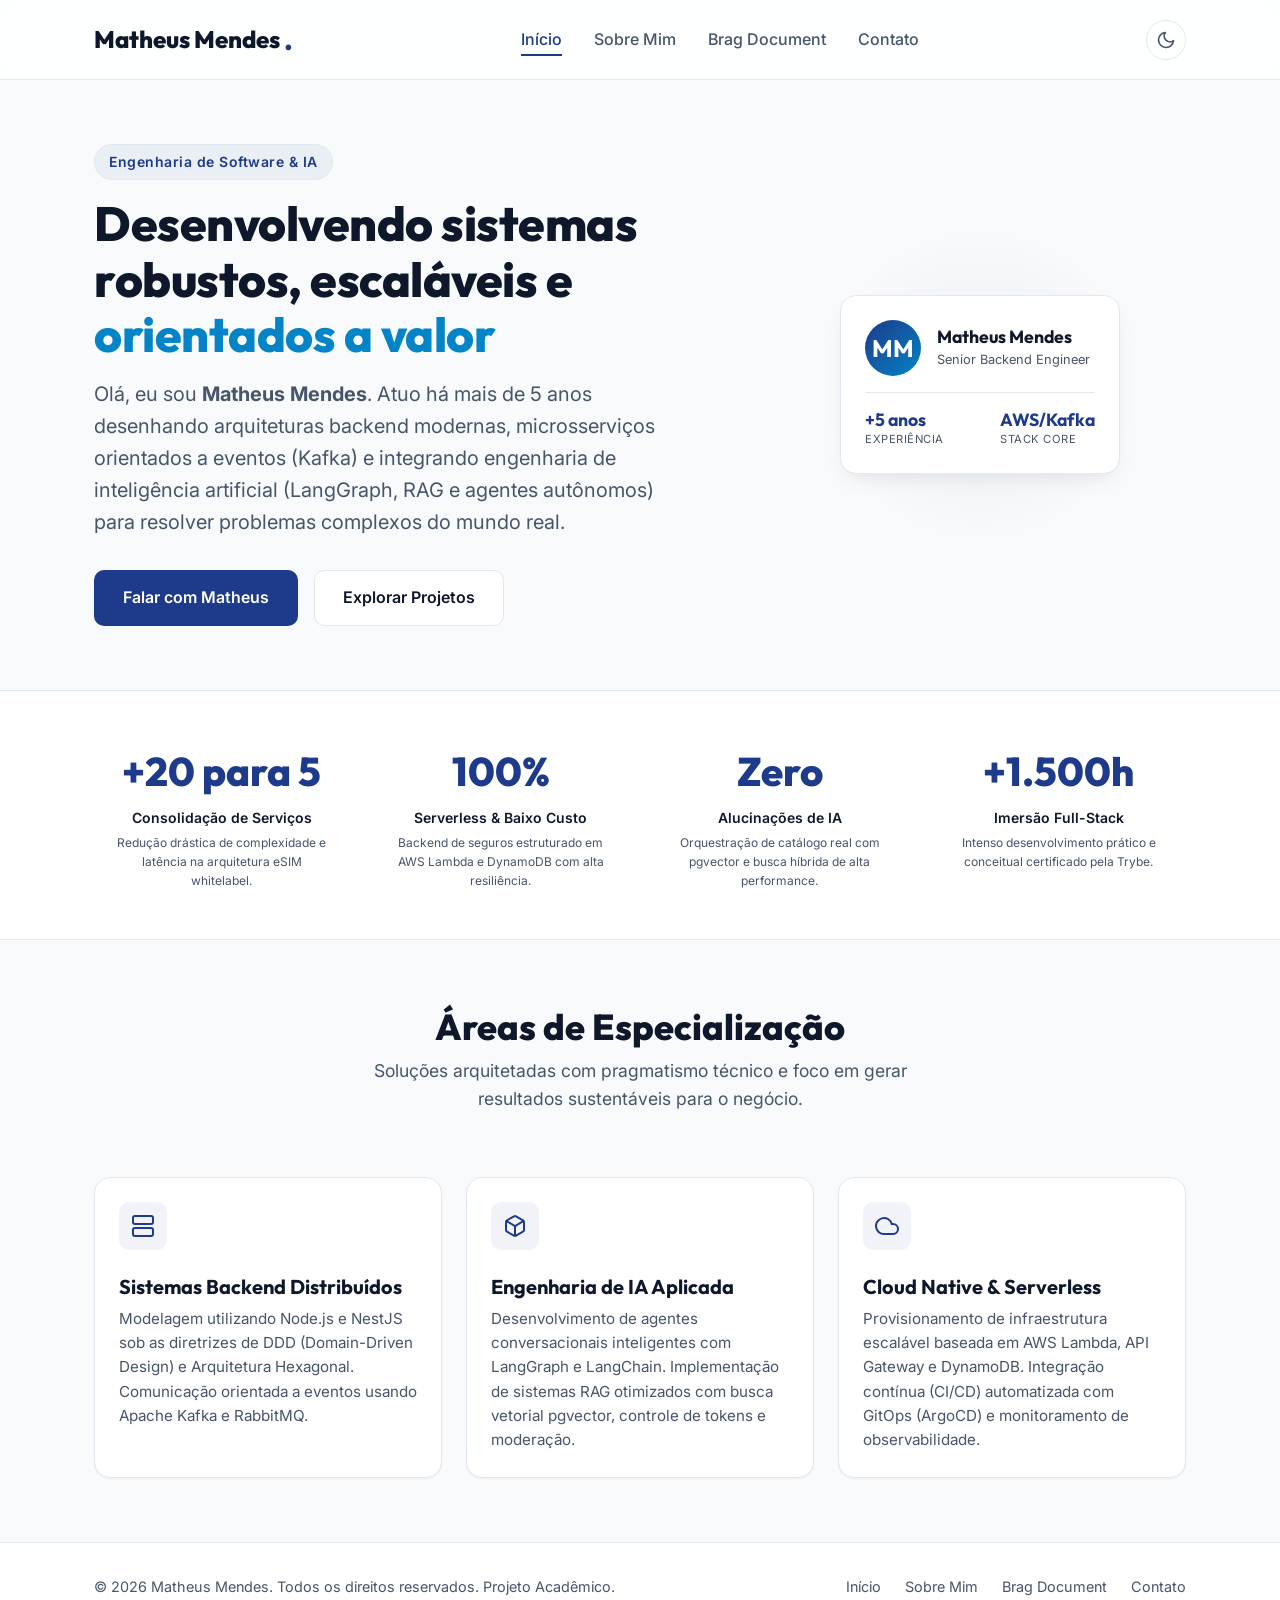
<file: index.html>
<!DOCTYPE html>
<html lang="pt-br">

<head>
  <meta charset="UTF-8">
  <meta name="viewport" content="width=device-width, initial-scale=1.0">
  <meta name="description"
    content="Portfólio e Brag Document de Matheus Mendes. Engenheiro de Software Sênior e Engenheiro de IA Aplicada especializado em backend escalável, sistemas orientados a eventos e agentes inteligentes.">
  <meta name="keywords"
    content="Matheus Mendes, Engenheiro de Software, Backend, NestJS, Node.js, AWS, Kafka, IA, LangGraph, RAG, Serverless">
  <meta name="author" content="Matheus Mendes">

  <!-- Open Graph / SEO Social -->
  <meta property="og:title" content="Matheus Mendes | Senior Backend & Applied AI Engineer">
  <meta property="og:description"
    content="Explore o portfólio profissional de Matheus Mendes. Contribuições técnicas significativas em sistemas distribuídos e inteligência artificial aplicada.">
  <meta property="og:type" content="website">

  <title>Matheus Mendes | Início</title>

  <!-- Google Fonts -->
  <link rel="preconnect" href="https://fonts.googleapis.com">
  <link rel="preconnect" href="https://fonts.gstatic.com" crossorigin>
  <link
    href="https://fonts.googleapis.com/css2?family=Inter:wght@300;400;500;600;700&family=Outfit:wght@400;500;600;700;800&display=swap"
    rel="stylesheet">

  <!-- CSS Stylesheet -->
  <link rel="stylesheet" href="css/style.css">
</head>

<body>

  <!-- HEADER -->
  <header class="site-header" id="site-header">
    <div class="container header-container">
      <a href="index.html" class="logo" aria-label="Matheus Mendes Homepage">
        Matheus Mendes<span class="logo-dot">.</span>
      </a>

      <!-- NAV MENU -->
      <nav class="nav-menu" id="nav-menu" aria-label="Menu Principal">
        <a href="index.html" class="nav-link active">Início</a>
        <a href="sobre.html" class="nav-link">Sobre Mim</a>
        <a href="projetos.html" class="nav-link">Brag Document</a>
        <a href="contato.html" class="nav-link">Contato</a>
      </nav>

      <!-- NAV ACTIONS -->
      <div class="nav-actions">
        <!-- Theme Toggle Button -->
        <button id="theme-toggle" class="theme-toggle" aria-label="Alternar tema escuro/claro" title="Alternar tema">
          <!-- Moon Icon (Dark Mode toggle) -->
          <svg class="moon-icon" viewBox="0 0 24 24" fill="none" stroke="currentColor">
            <path d="M21 12.79A9 9 0 1 1 11.21 3 7 7 0 0 0 21 12.79z"></path>
          </svg>
          <!-- Sun Icon (Light Mode toggle) -->
          <svg class="sun-icon" viewBox="0 0 24 24" fill="none" stroke="currentColor">
            <circle cx="12" cy="12" r="5"></circle>
            <line x1="12" y1="1" x2="12" y2="3"></line>
            <line x1="12" y1="21" x2="12" y2="23"></line>
            <line x1="4.22" y1="4.22" x2="5.64" y2="5.64"></line>
            <line x1="18.36" y1="18.36" x2="19.78" y2="19.78"></line>
            <line x1="1" y1="12" x2="3" y2="12"></line>
            <line x1="21" y1="12" x2="23" y2="12"></line>
            <line x1="4.22" y1="19.78" x2="5.64" y2="18.36"></line>
            <line x1="18.36" y1="5.64" x2="19.78" y2="4.22"></line>
          </svg>
        </button>

        <!-- Hamburger menu toggle -->
        <button id="menu-toggle" class="menu-toggle" aria-expanded="false" aria-label="Abrir menu de navegação">
          <span class="menu-toggle-box">
            <span class="menu-toggle-inner"></span>
          </span>
        </button>
      </div>
    </div>
  </header>

  <!-- MAIN CONTENT -->
  <main id="main-content">

    <!-- HERO SECTION -->
    <section class="hero section-padding" aria-label="Introdução do profissional">
      <div class="container hero-grid">
        <div class="hero-content">
          <div class="hero-badge" id="hero-role-badge">Engenharia de Software & IA</div>
          <h1 class="hero-title" id="hero-heading">
            Desenvolvendo sistemas robustos, escaláveis e <span>orientados a valor</span>
          </h1>
          <p class="hero-subtitle">
            Olá, eu sou <strong>Matheus Mendes</strong>. Atuo há mais de 5 anos desenhando arquiteturas backend
            modernas, microsserviços orientados a eventos (Kafka) e integrando engenharia de inteligência artificial
            (LangGraph, RAG e agentes autônomos) para resolver problemas complexos do mundo real.
          </p>
          <div class="hero-actions">
            <a href="contato.html" class="btn btn-primary btn-lg" id="btn-hero-contact">Falar com Matheus</a>
            <a href="projetos.html" class="btn btn-secondary btn-lg" id="btn-hero-projects">Explorar Projetos</a>
          </div>
        </div>

        <div class="hero-visual">
          <div class="hero-shapes">
            <div class="shape-bg"></div>
            <!-- Floating Preview Card -->
            <div class="profile-card" id="profile-hover-card">
              <div class="profile-header">
                <div class="profile-avatar-placeholder" aria-hidden="true">MM</div>
                <div class="profile-meta">
                  <h4>Matheus Mendes</h4>
                  <p>Senior Backend Engineer</p>
                </div>
              </div>
              <div class="profile-stats-mini">
                <div class="stat-item-mini">
                  <h5>+5 anos</h5>
                  <p>Experiência</p>
                </div>
                <div class="stat-item-mini">
                  <h5>AWS/Kafka</h5>
                  <p>Stack Core</p>
                </div>
              </div>
            </div>
          </div>
        </div>
      </div>
    </section>

    <!-- METRICS SECTION (BRAG SUMMARY) -->
    <section class="metrics-section" aria-label="Métricas de impacto e resultados">
      <div class="container">
        <div class="metrics-grid">

          <div class="metric-card" id="metric-microsservicos">
            <span class="metric-number">+20 para 5</span>
            <p class="metric-label">Consolidação de Serviços</p>
            <p class="metric-desc">Redução drástica de complexidade e latência na arquitetura eSIM whitelabel.</p>
          </div>

          <div class="metric-card" id="metric-serverless">
            <span class="metric-number">100%</span>
            <p class="metric-label">Serverless & Baixo Custo</p>
            <p class="metric-desc">Backend de seguros estruturado em AWS Lambda e DynamoDB com alta resiliência.</p>
          </div>

          <div class="metric-card" id="metric-ia">
            <span class="metric-number">Zero</span>
            <p class="metric-label">Alucinações de IA</p>
            <p class="metric-desc">Orquestração de catálogo real com pgvector e busca híbrida de alta performance.</p>
          </div>

          <div class="metric-card" id="metric-formacao">
            <span class="metric-number">+1.500h</span>
            <p class="metric-label">Imersão Full-Stack</p>
            <p class="metric-desc">Intenso desenvolvimento prático e conceitual certificado pela Trybe.</p>
          </div>

        </div>
      </div>
    </section>

    <!-- AREAS OF SPECIALIZATION -->
    <section class="specialization section-padding" aria-labelledby="spec-title">
      <div class="container">
        <div class="section-header">
          <h2 class="section-title" id="spec-title">Áreas de Especialização</h2>
          <p class="section-description">Soluções arquitetadas com pragmatismo técnico e foco em gerar resultados
            sustentáveis para o negócio.</p>
        </div>

        <div class="cards-grid">

          <!-- Card 1: Backend -->
          <div class="card" id="spec-card-backend">
            <div class="card-icon" aria-hidden="true">
              <svg viewBox="0 0 24 24">
                <rect x="2" y="2" width="20" height="8" rx="2" ry="2"></rect>
                <rect x="2" y="14" width="20" height="8" rx="2" ry="2"></rect>
                <line x1="6" y1="6" x2="6.01" y2="6"></line>
                <line x1="6" y1="18" x2="6.01" y2="18"></line>
              </svg>
            </div>
            <h3 class="card-title">Sistemas Backend Distribuídos</h3>
            <p class="card-text">Modelagem utilizando Node.js e NestJS sob as diretrizes de DDD (Domain-Driven Design) e
              Arquitetura Hexagonal. Comunicação orientada a eventos usando Apache Kafka e RabbitMQ.</p>
          </div>

          <!-- Card 2: IA -->
          <div class="card" id="spec-card-ai">
            <div class="card-icon" aria-hidden="true">
              <svg viewBox="0 0 24 24">
                <path
                  d="M21 16V8a2 2 0 0 0-1-1.73l-7-4a2 2 0 0 0-2 0l-7 4A2 2 0 0 0 3 8v8a2 2 0 0 0 1 1.73l7 4a2 2 0 0 0 2 0l7-4A2 2 0 0 0 21 16z">
                </path>
                <polyline points="3.27 6.96 12 12.01 20.73 6.96"></polyline>
                <line x1="12" y1="22.08" x2="12" y2="12"></line>
              </svg>
            </div>
            <h3 class="card-title">Engenharia de IA Aplicada</h3>
            <p class="card-text">Desenvolvimento de agentes conversacionais inteligentes com LangGraph e LangChain.
              Implementação de sistemas RAG otimizados com busca vetorial pgvector, controle de tokens e moderação.</p>
          </div>

          <!-- Card 3: Cloud & DevOps -->
          <div class="card" id="spec-card-cloud">
            <div class="card-icon" aria-hidden="true">
              <svg viewBox="0 0 24 24">
                <path d="M18 10h-1.26A8 8 0 1 0 9 20h9a5 5 0 0 0 0-10z"></path>
              </svg>
            </div>
            <h3 class="card-title">Cloud Native & Serverless</h3>
            <p class="card-text">Provisionamento de infraestrutura escalável baseada em AWS Lambda, API Gateway e
              DynamoDB. Integração contínua (CI/CD) automatizada com GitOps (ArgoCD) e monitoramento de observabilidade.
            </p>
          </div>

        </div>
      </div>
    </section>

  </main>

  <!-- FOOTER -->
  <footer class="site-footer">
    <div class="container footer-container">
      <p>&copy; 2026 Matheus Mendes. Todos os direitos reservados. Projeto Acadêmico.</p>
      <nav class="footer-nav" aria-label="Menu Rodapé">
        <a href="index.html" class="footer-link">Início</a>
        <a href="sobre.html" class="footer-link">Sobre Mim</a>
        <a href="projetos.html" class="footer-link">Brag Document</a>
        <a href="contato.html" class="footer-link">Contato</a>
      </nav>
    </div>
  </footer>

  <!-- Scripts -->
  <script src="js/main.js"></script>
</body>

</html>
</file>
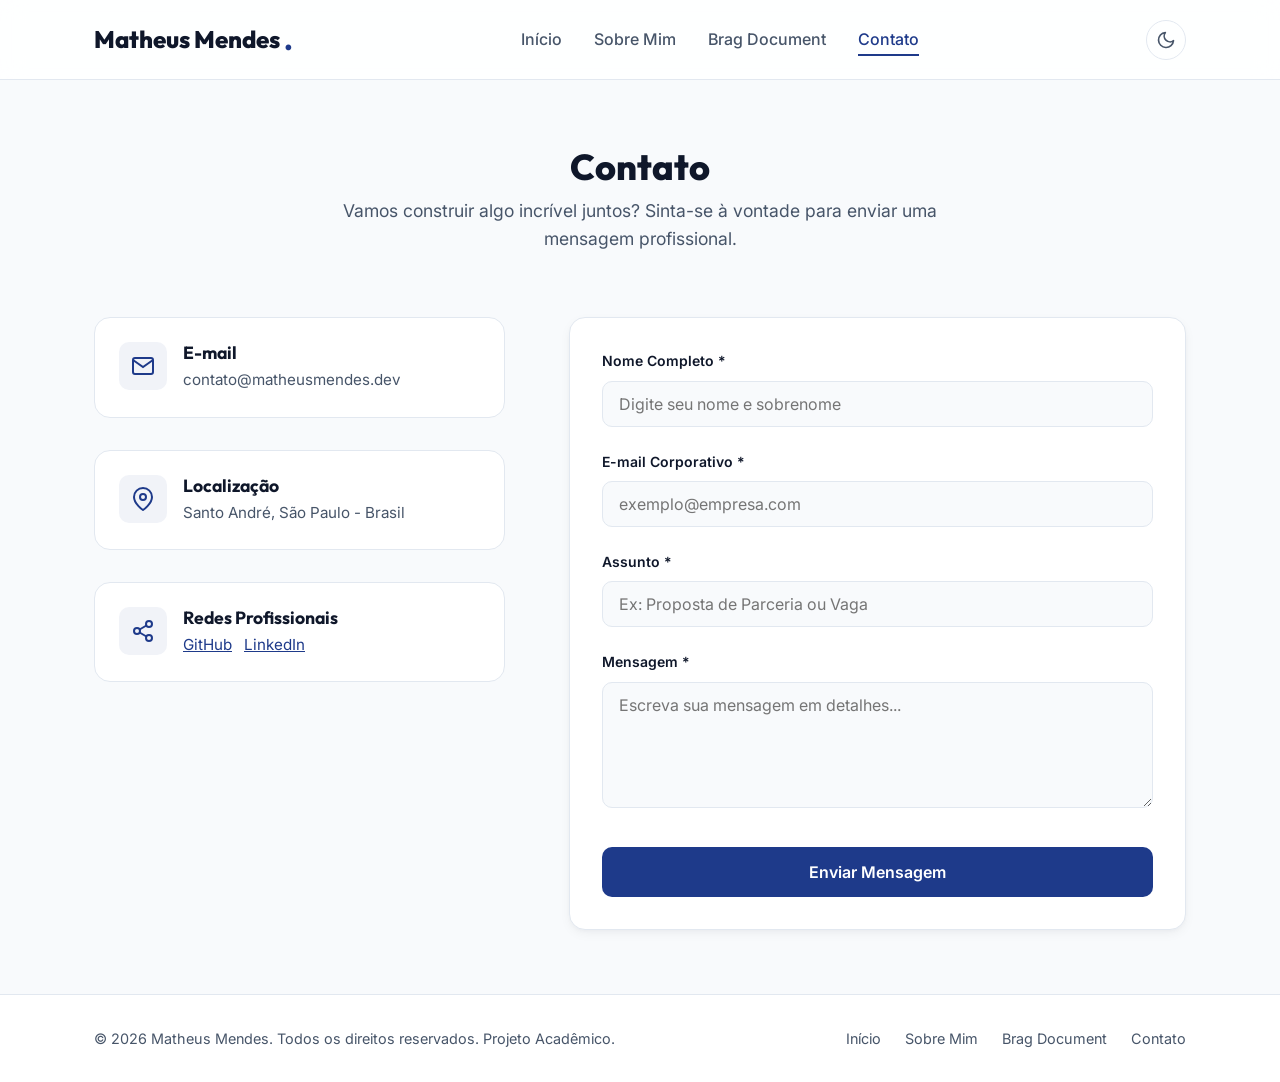
<file: contato.html>
<!DOCTYPE html>
<html lang="pt-br">

<head>
  <meta charset="UTF-8">
  <meta name="viewport" content="width=device-width, initial-scale=1.0">
  <meta name="description"
    content="Entre em contato com Matheus Mendes. Envie sua mensagem, proposta de trabalho, parceria ou dúvidas sobre desenvolvimento de software e IA.">
  <meta name="keywords" content="Contato, Matheus Mendes, email, contratação, desenvolvedor backend, Santo André">
  <meta name="author" content="Matheus Mendes">

  <!-- Open Graph -->
  <meta property="og:title" content="Matheus Mendes | Contato">
  <meta property="og:description"
    content="Formulário de contato para falar diretamente com Matheus Mendes, Senior Backend & Applied AI Engineer.">
  <meta property="og:type" content="website">

  <title>Matheus Mendes | Contato</title>

  <!-- Google Fonts -->
  <link rel="preconnect" href="https://fonts.googleapis.com">
  <link rel="preconnect" href="https://fonts.gstatic.com" crossorigin>
  <link
    href="https://fonts.googleapis.com/css2?family=Inter:wght@300;400;500;600;700&family=Outfit:wght@400;500;600;700;800&display=swap"
    rel="stylesheet">

  <!-- CSS Stylesheet -->
  <link rel="stylesheet" href="css/style.css">
</head>

<body>

  <!-- HEADER -->
  <header class="site-header" id="site-header">
    <div class="container header-container">
      <a href="index.html" class="logo" aria-label="Matheus Mendes Homepage">
        Matheus Mendes<span class="logo-dot">.</span>
      </a>

      <!-- NAV MENU -->
      <nav class="nav-menu" id="nav-menu" aria-label="Menu Principal">
        <a href="index.html" class="nav-link">Início</a>
        <a href="sobre.html" class="nav-link">Sobre Mim</a>
        <a href="projetos.html" class="nav-link">Brag Document</a>
        <a href="contato.html" class="nav-link active">Contato</a>
      </nav>

      <!-- NAV ACTIONS -->
      <div class="nav-actions">
        <!-- Theme Toggle Button -->
        <button id="theme-toggle" class="theme-toggle" aria-label="Alternar tema escuro/claro" title="Alternar tema">
          <svg class="moon-icon" viewBox="0 0 24 24" fill="none" stroke="currentColor">
            <path d="M21 12.79A9 9 0 1 1 11.21 3 7 7 0 0 0 21 12.79z"></path>
          </svg>
          <svg class="sun-icon" viewBox="0 0 24 24" fill="none" stroke="currentColor">
            <circle cx="12" cy="12" r="5"></circle>
            <line x1="12" y1="1" x2="12" y2="3"></line>
            <line x1="12" y1="21" x2="12" y2="23"></line>
            <line x1="4.22" y1="4.22" x2="5.64" y2="5.64"></line>
            <line x1="18.36" y1="18.36" x2="19.78" y2="19.78"></line>
            <line x1="1" y1="12" x2="3" y2="12"></line>
            <line x1="21" y1="12" x2="23" y2="12"></line>
            <line x1="4.22" y1="19.78" x2="5.64" y2="18.36"></line>
            <line x1="18.36" y1="5.64" x2="19.78" y2="4.22"></line>
          </svg>
        </button>

        <button id="menu-toggle" class="menu-toggle" aria-expanded="false" aria-label="Abrir menu de navegação">
          <span class="menu-toggle-box">
            <span class="menu-toggle-inner"></span>
          </span>
        </button>
      </div>
    </div>
  </header>

  <!-- MAIN CONTENT -->
  <main id="main-content">

    <!-- CONTACT SECTION -->
    <section class="contact-section section-padding" aria-labelledby="contact-heading">
      <div class="container">
        <div class="section-header">
          <h1 class="section-title" id="contact-heading">Contato</h1>
          <p class="section-description">Vamos construir algo incrível juntos? Sinta-se à vontade para enviar uma
            mensagem profissional.</p>
        </div>

        <div class="contact-grid">

          <!-- Contact Info Column -->
          <div class="contact-info">

            <!-- Card 1: Email -->
            <div class="contact-info-card" id="contact-card-email">
              <div class="contact-info-icon" aria-hidden="true">
                <svg viewBox="0 0 24 24">
                  <path d="M4 4h16c1.1 0 2 .9 2 2v12c0 1.1-.9 2-2 2H4c-1.1 0-2-.9-2-2V6c0-1.1.9-2 2-2z"></path>
                  <polyline points="22,6 12,13 2,6"></polyline>
                </svg>
              </div>
              <div class="contact-info-meta">
                <h4>E-mail</h4>
                <p>contato@matheusmendes.dev</p>
              </div>
            </div>

            <!-- Card 2: Location -->
            <div class="contact-info-card" id="contact-card-location">
              <div class="contact-info-icon" aria-hidden="true">
                <svg viewBox="0 0 24 24">
                  <path d="M21 10c0 7-9 13-9 13s-9-6-9-13a9 9 0 0 1 18 0z"></path>
                  <circle cx="12" cy="10" r="3"></circle>
                </svg>
              </div>
              <div class="contact-info-meta">
                <h4>Localização</h4>
                <p>Santo André, São Paulo - Brasil</p>
              </div>
            </div>

            <!-- Card 3: Socials Links -->
            <div class="contact-info-card" id="contact-card-socials">
              <div class="contact-info-icon" aria-hidden="true">
                <svg viewBox="0 0 24 24">
                  <circle cx="18" cy="5" r="3"></circle>
                  <circle cx="6" cy="12" r="3"></circle>
                  <circle cx="18" cy="19" r="3"></circle>
                  <line x1="8.59" y1="13.51" x2="15.42" y2="17.49"></line>
                  <line x1="15.41" y1="6.51" x2="8.59" y2="10.49"></line>
                </svg>
              </div>
              <div class="contact-info-meta">
                <h4>Redes Profissionais</h4>
                <p>
                  <a href="https://github.com/matheusjkl1" target="_blank" rel="noopener noreferrer"
                    style="margin-right: var(--spacing-sm); text-decoration: underline;">GitHub</a>
                  <a href="https://www.linkedin.com/in/matheusmendes16" target="_blank" rel="noopener noreferrer"
                    style="text-decoration: underline;">LinkedIn</a>
                </p>
              </div>
            </div>

          </div>

          <!-- Contact Form Column -->
          <div class="contact-form-container">
            <form id="contact-form" novalidate aria-label="Formulário de Contato">

              <!-- Input: Nome -->
              <div class="form-group" id="nome-group">
                <label for="nome" class="form-label">Nome Completo *</label>
                <input type="text" id="nome" name="nome" class="form-control" placeholder="Digite seu nome e sobrenome"
                  required autocomplete="name">
                <div class="error-message" id="nome-error" role="alert" aria-live="polite">
                  <!-- Error SVG icon -->
                  <svg width="14" height="14" viewBox="0 0 24 24" fill="none" stroke="currentColor" stroke-width="2"
                    aria-hidden="true">
                    <circle cx="12" cy="12" r="10"></circle>
                    <line x1="12" y1="8" x2="12" y2="12"></line>
                    <line x1="12" y1="16" x2="12.01" y2="16"></line>
                  </svg>
                  <span class="error-message-text"></span>
                </div>
              </div>

              <!-- Input: E-mail -->
              <div class="form-group" id="email-group">
                <label for="email" class="form-label">E-mail Corporativo *</label>
                <input type="email" id="email" name="email" class="form-control" placeholder="exemplo@empresa.com"
                  required autocomplete="email">
                <div class="error-message" id="email-error" role="alert" aria-live="polite">
                  <svg width="14" height="14" viewBox="0 0 24 24" fill="none" stroke="currentColor" stroke-width="2"
                    aria-hidden="true">
                    <circle cx="12" cy="12" r="10"></circle>
                    <line x1="12" y1="8" x2="12" y2="12"></line>
                    <line x1="12" y1="16" x2="12.01" y2="16"></line>
                  </svg>
                  <span class="error-message-text"></span>
                </div>
              </div>

              <!-- Input: Assunto -->
              <div class="form-group" id="assunto-group">
                <label for="assunto" class="form-label">Assunto *</label>
                <input type="text" id="assunto" name="assunto" class="form-control"
                  placeholder="Ex: Proposta de Parceria ou Vaga" required>
                <div class="error-message" id="assunto-error" role="alert" aria-live="polite">
                  <svg width="14" height="14" viewBox="0 0 24 24" fill="none" stroke="currentColor" stroke-width="2"
                    aria-hidden="true">
                    <circle cx="12" cy="12" r="10"></circle>
                    <line x1="12" y1="8" x2="12" y2="12"></line>
                    <line x1="12" y1="16" x2="12.01" y2="16"></line>
                  </svg>
                  <span class="error-message-text"></span>
                </div>
              </div>

              <!-- Input: Mensagem -->
              <div class="form-group" id="mensagem-group">
                <label for="mensagem" class="form-label">Mensagem *</label>
                <textarea id="mensagem" name="mensagem" class="form-control" rows="5"
                  placeholder="Escreva sua mensagem em detalhes..." required></textarea>
                <div class="error-message" id="mensagem-error" role="alert" aria-live="polite">
                  <svg width="14" height="14" viewBox="0 0 24 24" fill="none" stroke="currentColor" stroke-width="2"
                    aria-hidden="true">
                    <circle cx="12" cy="12" r="10"></circle>
                    <line x1="12" y1="8" x2="12" y2="12"></line>
                    <line x1="12" y1="16" x2="12.01" y2="16"></line>
                  </svg>
                  <span class="error-message-text"></span>
                </div>
              </div>

              <!-- Submit button -->
              <button type="submit" class="btn btn-primary btn-lg" style="width: 100%; margin-top: var(--spacing-sm);"
                id="btn-submit-contact">Enviar Mensagem</button>

            </form>
          </div>

        </div>
      </div>
    </section>

  </main>

  <!-- FOOTER -->
  <footer class="site-footer">
    <div class="container footer-container">
      <p>&copy; 2026 Matheus Mendes. Todos os direitos reservados. Projeto Acadêmico.</p>
      <nav class="footer-nav" aria-label="Menu Rodapé">
        <a href="index.html" class="footer-link">Início</a>
        <a href="sobre.html" class="footer-link">Sobre Mim</a>
        <a href="projetos.html" class="footer-link">Brag Document</a>
        <a href="contato.html" class="footer-link">Contato</a>
      </nav>
    </div>
  </footer>

  <!-- Scripts -->
  <script src="js/main.js"></script>
  <script src="js/contact.js"></script>
</body>

</html>
</file>
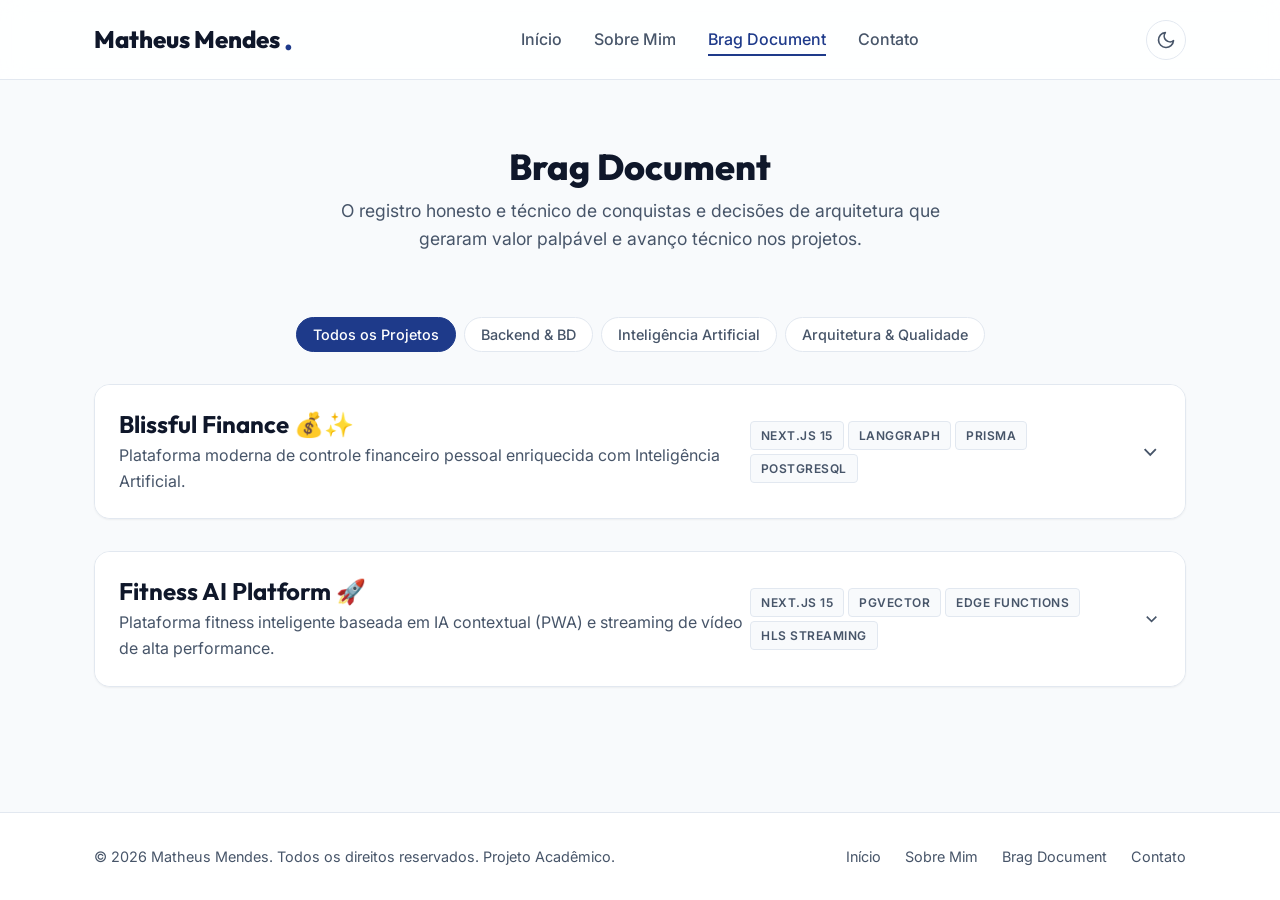
<file: projetos.html>
<!DOCTYPE html>
<html lang="pt-br">

<head>
  <meta charset="UTF-8">
  <meta name="viewport" content="width=device-width, initial-scale=1.0">
  <meta name="description"
    content="Brag Document de Matheus Mendes. Registro detalhado de entregas de alto impacto técnico, decisões de arquitetura e stacks em projetos de IA e Backend.">
  <meta name="keywords"
    content="Brag Document, Projetos, Blissful Finance, Fitness AI Platform, pgvector, LangGraph, NestJS, Next.js 15, React 19">
  <meta name="author" content="Matheus Mendes">

  <!-- Open Graph -->
  <meta property="og:title" content="Matheus Mendes | Brag Document (Projetos)">
  <meta property="og:description"
    content="Explore o detalhamento técnico e os resultados dos principais projetos desenvolvidos por Matheus Mendes.">
  <meta property="og:type" content="website">

  <title>Matheus Mendes | Brag Document</title>

  <!-- Google Fonts -->
  <link rel="preconnect" href="https://fonts.googleapis.com">
  <link rel="preconnect" href="https://fonts.gstatic.com" crossorigin>
  <link
    href="https://fonts.googleapis.com/css2?family=Inter:wght@300;400;500;600;700&family=Outfit:wght@400;500;600;700;800&display=swap"
    rel="stylesheet">

  <!-- CSS Stylesheet -->
  <link rel="stylesheet" href="css/style.css">
</head>

<body>

  <!-- HEADER -->
  <header class="site-header" id="site-header">
    <div class="container header-container">
      <a href="index.html" class="logo" aria-label="Matheus Mendes Homepage">
        Matheus Mendes<span class="logo-dot">.</span>
      </a>

      <!-- NAV MENU -->
      <nav class="nav-menu" id="nav-menu" aria-label="Menu Principal">
        <a href="index.html" class="nav-link">Início</a>
        <a href="sobre.html" class="nav-link">Sobre Mim</a>
        <a href="projetos.html" class="nav-link active">Brag Document</a>
        <a href="contato.html" class="nav-link">Contato</a>
      </nav>

      <!-- NAV ACTIONS -->
      <div class="nav-actions">
        <!-- Theme Toggle Button -->
        <button id="theme-toggle" class="theme-toggle" aria-label="Alternar tema escuro/claro" title="Alternar tema">
          <svg class="moon-icon" viewBox="0 0 24 24" fill="none" stroke="currentColor">
            <path d="M21 12.79A9 9 0 1 1 11.21 3 7 7 0 0 0 21 12.79z"></path>
          </svg>
          <svg class="sun-icon" viewBox="0 0 24 24" fill="none" stroke="currentColor">
            <circle cx="12" cy="12" r="5"></circle>
            <line x1="12" y1="1" x2="12" y2="3"></line>
            <line x1="12" y1="21" x2="12" y2="23"></line>
            <line x1="4.22" y1="4.22" x2="5.64" y2="5.64"></line>
            <line x1="18.36" y1="18.36" x2="19.78" y2="19.78"></line>
            <line x1="1" y1="12" x2="3" y2="12"></line>
            <line x1="21" y1="12" x2="23" y2="12"></line>
            <line x1="4.22" y1="19.78" x2="5.64" y2="18.36"></line>
            <line x1="18.36" y1="5.64" x2="19.78" y2="4.22"></line>
          </svg>
        </button>

        <button id="menu-toggle" class="menu-toggle" aria-expanded="false" aria-label="Abrir menu de navegação">
          <span class="menu-toggle-box">
            <span class="menu-toggle-inner"></span>
          </span>
        </button>
      </div>
    </div>
  </header>

  <!-- MAIN CONTENT -->
  <main id="main-content">

    <!-- PROJECTS INTRO -->
    <section class="projects-intro section-padding" aria-labelledby="projects-title">
      <div class="container">
        <div class="section-header">
          <h1 class="section-title" id="projects-title">Brag Document</h1>
          <p class="section-description">O registro honesto e técnico de conquistas e decisões de arquitetura que
            geraram valor palpável e avanço técnico nos projetos.</p>
        </div>

        <!-- Filter Controls -->
        <div class="filter-container" id="project-filters" aria-label="Filtro de projetos">
          <button class="filter-btn active" data-filter="all">Todos os Projetos</button>
          <button class="filter-btn" data-filter="backend">Backend & BD</button>
          <button class="filter-btn" data-filter="ia">Inteligência Artificial</button>
          <button class="filter-btn" data-filter="arquitetura">Arquitetura & Qualidade</button>
        </div>

        <!-- Projects Accordions List -->
        <div class="projects-list" id="projects-accordion-list">

          <!-- PROJECT 1: Blissful Finance -->
          <div class="project-card" data-tags="backend,ia,arquitetura" id="project-blissful-finance">
            <!-- Accordion Header -->
            <div class="project-header-row" role="button" aria-expanded="false" tabindex="0"
              aria-controls="body-blissful-finance" aria-label="Expandir detalhes do projeto Blissful Finance">
              <div class="project-title-area">
                <h3>Blissful Finance 💰✨</h3>
                <span class="project-tagline">Plataforma moderna de controle financeiro pessoal enriquecida com
                  Inteligência Artificial.</span>
              </div>
              <div class="project-meta-info">
                <div class="project-tags">
                  <span class="tag">Next.js 15</span>
                  <span class="tag">LangGraph</span>
                  <span class="tag">Prisma</span>
                  <span class="tag">PostgreSQL</span>
                </div>
                <svg class="accordion-arrow" viewBox="0 0 24 24">
                  <polyline points="6 9 12 15 18 9"></polyline>
                </svg>
              </div>
            </div>

            <!-- Accordion Body -->
            <div class="project-body-expand" id="body-blissful-finance" style="max-height: 0px;">
              <div class="project-body-content">

                <!-- Description & Impact Column -->
                <div class="project-desc-col">
                  <h4>Principais Entregas e Impactos</h4>
                  <p>
                    O Blissful Finance foi concebido para simplificar a gestão financeira. O maior diferencial técnico
                    está no uso de IA para entrada de dados em linguagem natural e na consistência das regras contábeis
                    fundamentais.
                  </p>

                  <ul class="project-impact-list">
                    <li>
                      <strong>Assistente Conversacional NLP (Quick Add):</strong> Integração de agente inteligente via
                      LangGraph que extrai transações de falas do usuário (ex: <i>"R$ 20 em comida no Nubank"</i>),
                      deduzindo os parâmetros e realizando perguntas adicionais caso falte informação.
                    </li>
                    <li>
                      <strong>Moderação e Economia de Tokens:</strong> Criação de guardrail de intenção na camada de IA
                      que bloqueia discussões fora de contexto (ex: dúvidas de código), otimizando em larga escala o uso
                      de tokens da API.
                    </li>
                    <li>
                      <strong>Divisão Inteligente de Despesas:</strong> Algoritmo para cálculo de splits de gastos. O
                      criador mantém a transação integral no cartão de crédito, enquanto o split é refletido como
                      receita esperada no dashboard, mantendo a integridade contábil.
                    </li>
                    <li>
                      <strong>Painel Analytics & BI:</strong> Refatoração do módulo de previsões, permitindo agrupamento
                      de despesas por períodos dinâmicos e renderização de dashboards interativos de receitas vs.
                      despesas.
                    </li>
                  </ul>
                </div>

                <!-- Technical Stack & Architecture Column -->
                <div class="project-details-col">
                  <h4>Decisões de Engenharia & Stack</h4>
                  <div class="project-details-grid" style="margin-bottom: var(--spacing-lg);">
                    <span class="project-detail-label">Linguagens:</span>
                    <span class="project-detail-value">TypeScript, SQL</span>

                    <span class="project-detail-label">Frontend:</span>
                    <span class="project-detail-value">React 19, Next.js 15 (App Router), Tailwind CSS v4, shadcn/ui,
                      Recharts</span>

                    <span class="project-detail-label">Backend:</span>
                    <span class="project-detail-value">Next.js API Routes, Supabase Auth</span>

                    <span class="project-detail-label">Banco de Dados:</span>
                    <span class="project-detail-value">PostgreSQL, Prisma ORM</span>

                    <span class="project-detail-label">Inteligência Artificial:</span>
                    <span class="project-detail-value">LangGraph, LangChain, OpenRouter API</span>

                    <span class="project-detail-label">Qualidade & CI:</span>
                    <span class="project-detail-value">Jest (Unitários/Integração), Playwright (E2E), GitHub
                      Actions</span>
                  </div>

                  <h4>Boas Práticas Aplicadas</h4>
                  <ul class="project-impact-list">
                    <li>
                      <strong>Regra Monetária Estrita:</strong> Armazenamento e manipulação de valores financeiros como
                      inteiros representativos de centavos (`Int`), evitando erros de arredondamento em pontos
                      flutuantes.
                    </li>
                    <li>
                      <strong>Repository Pattern:</strong> Isolamento absoluto da camada de banco de dados (`Prisma`)
                      das rotas de negócio, propiciando mockabilidade total nos testes Jest.
                    </li>
                    <li>
                      <strong>React Server Components (RSC):</strong> Renderização prioritária no servidor para buscar
                      dados diretamente do banco, diminuindo latências de ida e volta ao cliente.
                    </li>
                  </ul>
                </div>

              </div>
            </div>
          </div>

          <!-- PROJECT 2: Fitness AI Platform -->
          <div class="project-card" data-tags="backend,ia,mobile" id="project-fitness-ai-platform">
            <!-- Accordion Header -->
            <div class="project-header-row" role="button" aria-expanded="false" tabindex="0"
              aria-controls="body-fitness-ai-platform" aria-label="Expandir detalhes do projeto Fitness AI Platform">
              <div class="project-title-area">
                <h3>Fitness AI Platform 🚀</h3>
                <span class="project-tagline">Plataforma fitness inteligente baseada em IA contextual (PWA) e streaming
                  de vídeo de alta performance.</span>
              </div>
              <div class="project-meta-info">
                <div class="project-tags">
                  <span class="tag">Next.js 15</span>
                  <span class="tag">pgvector</span>
                  <span class="tag">Edge Functions</span>
                  <span class="tag">HLS Streaming</span>
                </div>
                <svg class="accordion-arrow" viewBox="0 0 24 24">
                  <polyline points="6 9 12 15 18 9"></polyline>
                </svg>
              </div>
            </div>

            <!-- Accordion Body -->
            <div class="project-body-expand" id="body-fitness-ai-platform" style="max-height: 0px;">
              <div class="project-body-content">

                <!-- Description & Impact Column -->
                <div class="project-desc-col">
                  <h4>Principais Entregas e Impactos</h4>
                  <p>
                    Plataforma fitness (Mobile-First / PWA) focada em resolver as alucinações das IAs comuns na
                    recomendação de treinos físicos. Combina busca semântica em banco vetorial de catálogo técnico real
                    e streaming HLS.
                  </p>

                  <ul class="project-impact-list">
                    <li>
                      <strong>Busca Híbrida Semântica:</strong> Desenvolvimento de funções RPC no PostgreSQL que cruzam
                      buscas vetoriais (`pgvector`) com parâmetros relacionais de segurança (restrições médicas do
                      usuário, equipamentos e nível físico).
                    </li>
                    <li>
                      <strong>Pipeline Resiliente de Embeddings:</strong> Worker TypeScript que enriquece semanticamente
                      os exercícios e orquestra a geração de embeddings (1536 dimensões via modelo
                      <code>text-embedding-3-small</code>) com controle de rate limiting e retentativas.
                    </li>
                    <li>
                      <strong>Streaming de Vídeo HLS:</strong> Conversão automatizada de guias de exercícios em blocos
                      fragmentados HLS (`.m3u8` e segmentos `.ts`) armazenados no Supabase Storage, resultando em
                      carregamento instantâneo do reprodutor sem travar redes móveis.
                    </li>
                    <li>
                      <strong>Autenticação Anônima:</strong> Barreira zero no onboarding utilizando sessões anônimas do
                      Supabase, convertendo depois o visitante em usuário registrado sem quebrar seu histórico de
                      treinos.
                    </li>
                  </ul>
                </div>

                <!-- Technical Stack & Architecture Column -->
                <div class="project-details-col">
                  <h4>Decisões de Engenharia & Stack</h4>
                  <div class="project-details-grid" style="margin-bottom: var(--spacing-lg);">
                    <span class="project-detail-label">Linguagens:</span>
                    <span class="project-detail-value">TypeScript, SQL</span>

                    <span class="project-detail-label">Frontend:</span>
                    <span class="project-detail-value">Next.js 15, React 19, Tailwind CSS v4, PWA (Mobile-First)</span>

                    <span class="project-detail-label">Backend & BD:</span>
                    <span class="project-detail-value">Supabase (Auth, Storage), PostgreSQL com pgvector
                      extension</span>

                    <span class="project-detail-label">Edge & Workers:</span>
                    <span class="project-detail-value">Deno Edge Functions, Node.js (TS Ingestion Workers)</span>

                    <span class="project-detail-label">Mídia:</span>
                    <span class="project-detail-value">HTTP Live Streaming (HLS)</span>

                    <span class="project-detail-label">Monorepo:</span>
                    <span class="project-detail-value">Yarn 4 (Plug'n'Play), Turborepo</span>
                  </div>

                  <h4>Lições Técnicas & Conquistas</h4>
                  <ul class="project-impact-list">
                    <li>
                      <strong>Mitigação de Alucinação:</strong> A pesquisa comprovou que a junção de busca semântica
                      indexada localmente em vez de depender apenas de contexto injetado direto no LLM aumentou a
                      segurança em 100% nas fichas de treino.
                    </li>
                    <li>
                      <strong>Eficiência de Custo:</strong> A persistência e busca vetorial indexada no PostgreSQL
                      barateou a conta de API em mais de 70% comparado a pipelines de prompt engineering convencionais.
                    </li>
                    <li>
                      <strong>Yarn PnP & Turborepo:</strong> Redução drástica do espaço de disco local e tempo de build
                      compartilhando tipagens e pacotes comuns no monorepo.
                    </li>
                  </ul>
                </div>

              </div>
            </div>
          </div>

        </div>
      </div>
    </section>

  </main>

  <!-- FOOTER -->
  <footer class="site-footer">
    <div class="container footer-container">
      <p>&copy; 2026 Matheus Mendes. Todos os direitos reservados. Projeto Acadêmico.</p>
      <nav class="footer-nav" aria-label="Menu Rodapé">
        <a href="index.html" class="footer-link">Início</a>
        <a href="sobre.html" class="footer-link">Sobre Mim</a>
        <a href="projetos.html" class="footer-link">Brag Document</a>
        <a href="contato.html" class="footer-link">Contato</a>
      </nav>
    </div>
  </footer>

  <!-- Scripts -->
  <script src="js/main.js"></script>
</body>

</html>
</file>
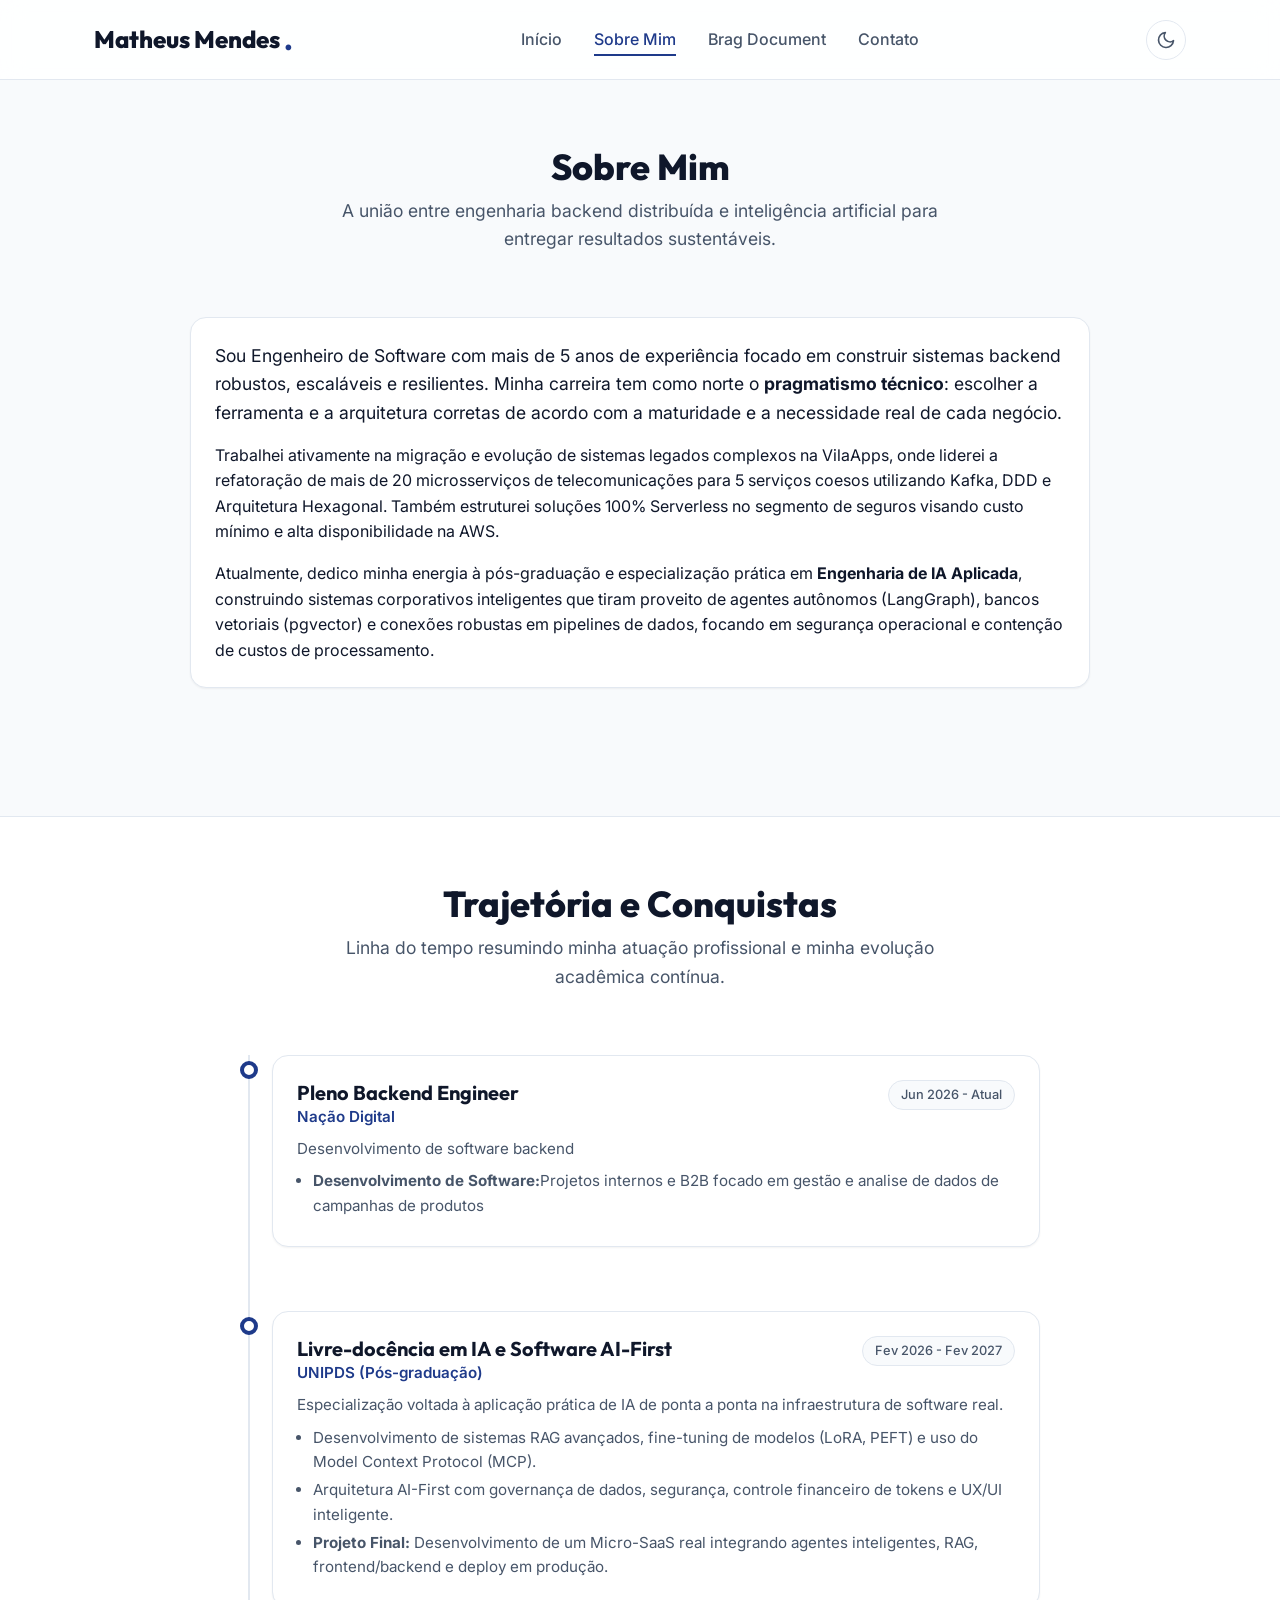
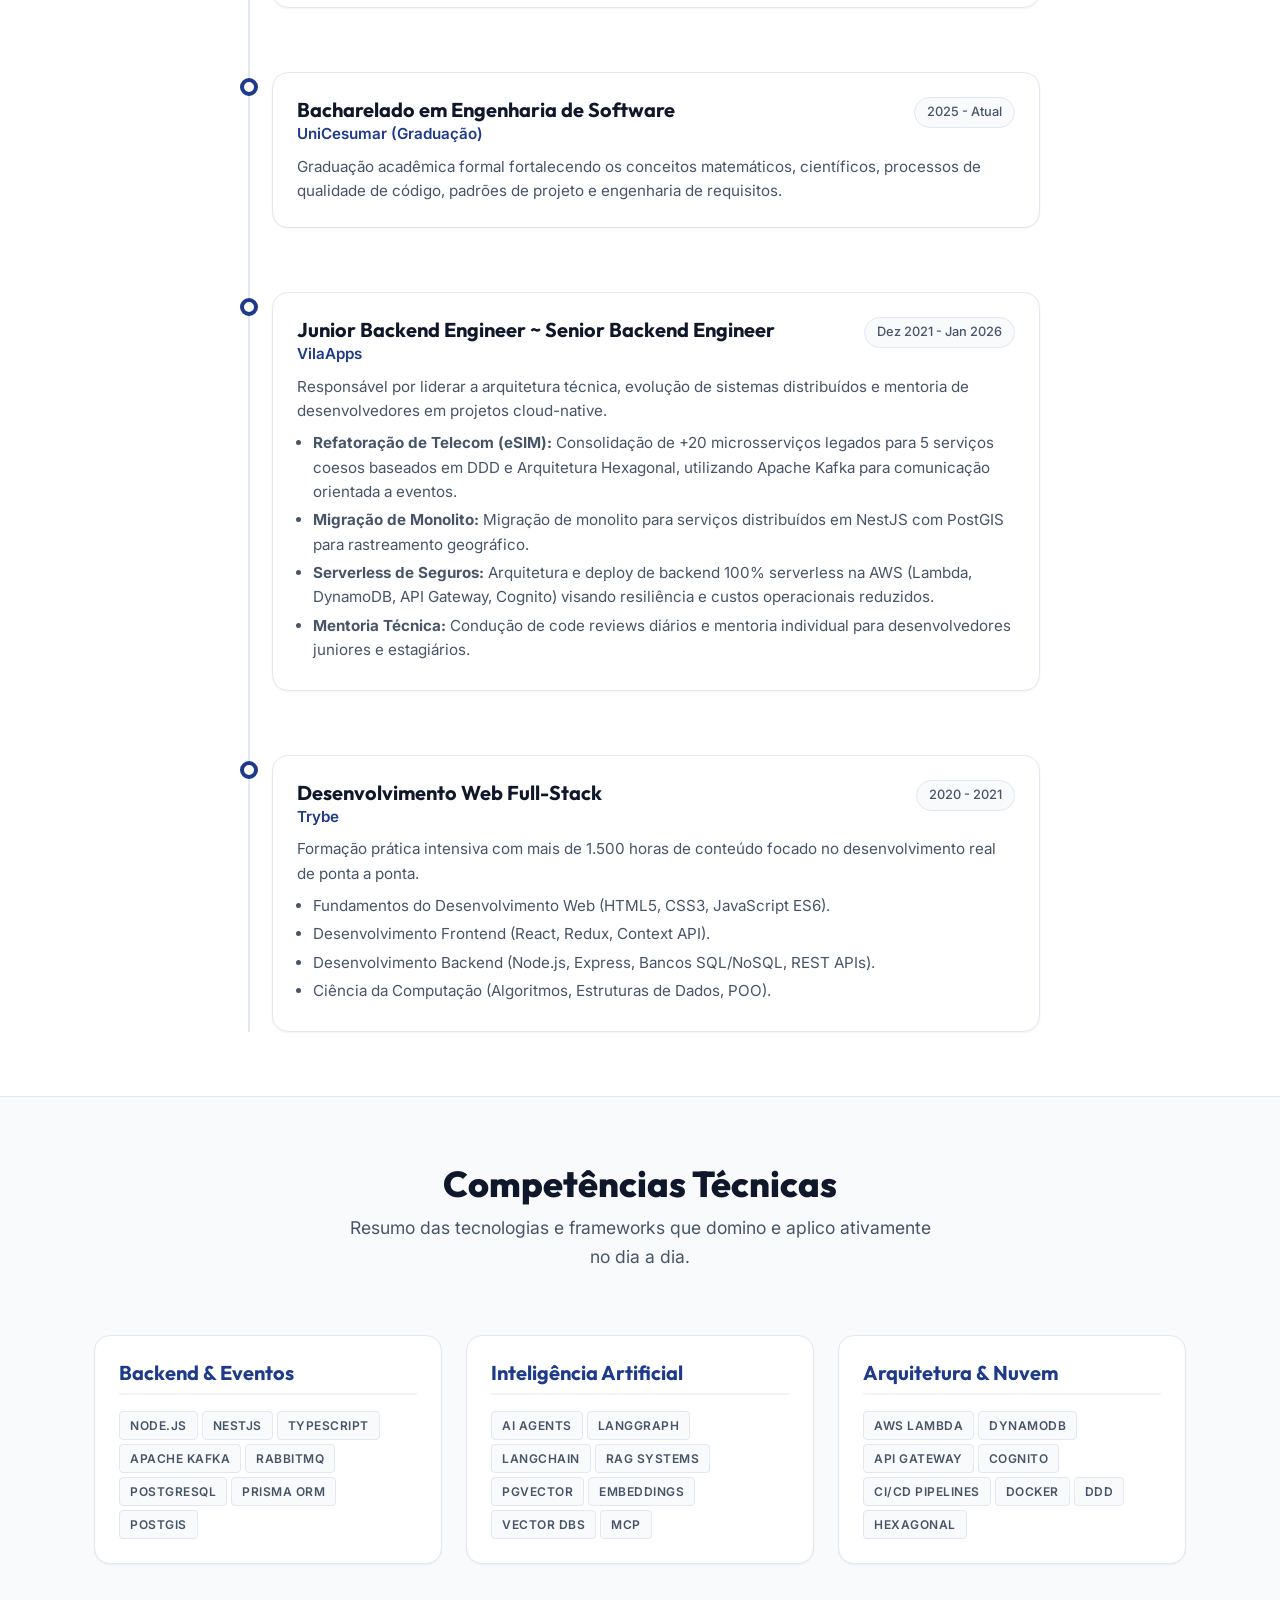
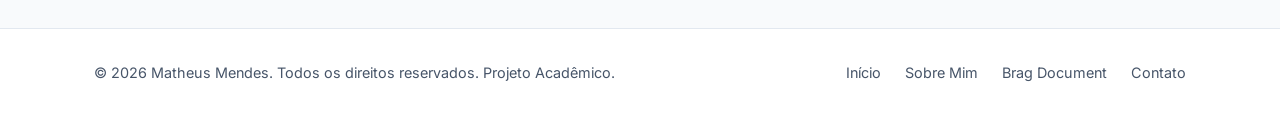
<file: sobre.html>
<!DOCTYPE html>
<html lang="pt-br">

<head>
  <meta charset="UTF-8">
  <meta name="viewport" content="width=device-width, initial-scale=1.0">
  <meta name="description"
    content="Saiba mais sobre a trajetória acadêmica, experiência profissional e competências técnicas de Matheus Mendes, Engenheiro de Software Sênior.">
  <meta name="keywords"
    content="Sobre Matheus Mendes, Nação Digital, Rd Impulso, VilaApps, Trybe, UNIPDS, UniCesumar, NestJS, AWS, Kafka, IA aplicada">
  <meta name="author" content="Matheus Mendes">

  <!-- Open Graph -->
  <meta property="og:title" content="Matheus Mendes | Sobre Mim">
  <meta property="og:description"
    content="Conheça a formação e as experiências profissionais de Matheus Mendes como engenheiro backend sênior e de IA aplicada.">
  <meta property="og:type" content="website">

  <title>Matheus Mendes | Sobre Mim</title>

  <!-- Google Fonts -->
  <link rel="preconnect" href="https://fonts.googleapis.com">
  <link rel="preconnect" href="https://fonts.gstatic.com" crossorigin>
  <link
    href="https://fonts.googleapis.com/css2?family=Inter:wght@300;400;500;600;700&family=Outfit:wght@400;500;600;700;800&display=swap"
    rel="stylesheet">

  <!-- CSS Stylesheet -->
  <link rel="stylesheet" href="css/style.css">
</head>

<body>

  <!-- HEADER -->
  <header class="site-header" id="site-header">
    <div class="container header-container">
      <a href="index.html" class="logo" aria-label="Matheus Mendes Homepage">
        Matheus Mendes<span class="logo-dot">.</span>
      </a>

      <!-- NAV MENU -->
      <nav class="nav-menu" id="nav-menu" aria-label="Menu Principal">
        <a href="index.html" class="nav-link">Início</a>
        <a href="sobre.html" class="nav-link active">Sobre Mim</a>
        <a href="projetos.html" class="nav-link">Brag Document</a>
        <a href="contato.html" class="nav-link">Contato</a>
      </nav>

      <!-- NAV ACTIONS -->
      <div class="nav-actions">
        <!-- Theme Toggle Button -->
        <button id="theme-toggle" class="theme-toggle" aria-label="Alternar tema escuro/claro" title="Alternar tema">
          <svg class="moon-icon" viewBox="0 0 24 24" fill="none" stroke="currentColor">
            <path d="M21 12.79A9 9 0 1 1 11.21 3 7 7 0 0 0 21 12.79z"></path>
          </svg>
          <svg class="sun-icon" viewBox="0 0 24 24" fill="none" stroke="currentColor">
            <circle cx="12" cy="12" r="5"></circle>
            <line x1="12" y1="1" x2="12" y2="3"></line>
            <line x1="12" y1="21" x2="12" y2="23"></line>
            <line x1="4.22" y1="4.22" x2="5.64" y2="5.64"></line>
            <line x1="18.36" y1="18.36" x2="19.78" y2="19.78"></line>
            <line x1="1" y1="12" x2="3" y2="12"></line>
            <line x1="21" y1="12" x2="23" y2="12"></line>
            <line x1="4.22" y1="19.78" x2="5.64" y2="18.36"></line>
            <line x1="18.36" y1="5.64" x2="19.78" y2="4.22"></line>
          </svg>
        </button>

        <button id="menu-toggle" class="menu-toggle" aria-expanded="false" aria-label="Abrir menu de navegação">
          <span class="menu-toggle-box">
            <span class="menu-toggle-inner"></span>
          </span>
        </button>
      </div>
    </div>
  </header>

  <!-- MAIN CONTENT -->
  <main id="main-content">

    <!-- BIOGRAPHY SECTION -->
    <section class="bio-section section-padding" aria-labelledby="bio-title">
      <div class="container">
        <div class="section-header">
          <h1 class="section-title" id="bio-title">Sobre Mim</h1>
          <p class="section-description">A união entre engenharia backend distribuída e inteligência artificial para
            entregar resultados sustentáveis.</p>
        </div>

        <div class="card" id="bio-card" style="max-width: 900px; margin: 0 auto var(--spacing-xxl) auto;">
          <p style="margin-bottom: var(--spacing-md); font-size: 1.1rem;">
            Sou Engenheiro de Software com mais de 5 anos de experiência focado em construir sistemas backend robustos,
            escaláveis e resilientes. Minha carreira tem como norte o <strong>pragmatismo técnico</strong>: escolher a
            ferramenta e a arquitetura corretas de acordo com a maturidade e a necessidade real de cada negócio.
          </p>
          <p style="margin-bottom: var(--spacing-md);">
            Trabalhei ativamente na migração e evolução de sistemas legados complexos na VilaApps, onde liderei a
            refatoração de mais de 20 microsserviços de telecomunicações para 5 serviços coesos utilizando Kafka, DDD e
            Arquitetura Hexagonal. Também estruturei soluções 100% Serverless no segmento de seguros visando custo
            mínimo e alta disponibilidade na AWS.
          </p>
          <p>
            Atualmente, dedico minha energia à pós-graduação e especialização prática em <strong>Engenharia de IA
              Aplicada</strong>, construindo sistemas corporativos inteligentes que tiram proveito de agentes autônomos
            (LangGraph), bancos vetoriais (pgvector) e conexões robustas em pipelines de dados, focando em segurança
            operacional e contenção de custos de processamento.
          </p>
        </div>
      </div>
    </section>

    <!-- TIMELINE SECTION (CAREER & EDUCATION) -->
    <section class="timeline-section section-padding"
      style="background-color: var(--surface-color); border-top: 1px solid var(--surface-border); border-bottom: 1px solid var(--surface-border); transition: background-color var(--transition-normal), border-color var(--transition-normal);"
      aria-labelledby="timeline-heading">
      <div class="container">
        <div class="section-header">
          <h2 class="section-title" id="timeline-heading">Trajetória e Conquistas</h2>
          <p class="section-description">Linha do tempo resumindo minha atuação profissional e minha evolução acadêmica
            contínua.</p>
        </div>

        <div class="timeline-container">

          <!-- Item 1: Nação Digital -->
          <div class="timeline-item" id="timeline-nacaodigital">
            <div class="timeline-dot"></div>
            <div class="timeline-content">
              <div class="timeline-header">
                <div class="timeline-title">
                  <h3>Pleno Backend Engineer</h3>
                  <p class="timeline-company">Nação Digital</p>
                </div>
                <span class="timeline-date">Jun 2026 - Atual</span>
              </div>
              <div class="timeline-body">
                <p>Desenvolvimento de software backend</p>
                <ul>
                  <li><strong>Desenvolvimento de Software:</strong>Projetos internos e B2B focado em gestão e analise de
                    dados de campanhas de produtos</li>
                </ul>
              </div>
            </div>
          </div>

          <!-- Item 2: UNIPDS -->
          <div class="timeline-item" id="timeline-unipds">
            <div class="timeline-dot"></div>
            <div class="timeline-content">
              <div class="timeline-header">
                <div class="timeline-title">
                  <h3>Livre-docência em IA e Software AI-First</h3>
                  <p class="timeline-company">UNIPDS (Pós-graduação)</p>
                </div>
                <span class="timeline-date">Fev 2026 - Fev 2027</span>
              </div>
              <div class="timeline-body">
                <p>Especialização voltada à aplicação prática de IA de ponta a ponta na infraestrutura de software real.
                </p>
                <ul>
                  <li>Desenvolvimento de sistemas RAG avançados, fine-tuning de modelos (LoRA, PEFT) e uso do Model
                    Context Protocol (MCP).</li>
                  <li>Arquitetura AI-First com governança de dados, segurança, controle financeiro de tokens e UX/UI
                    inteligente.</li>
                  <li><strong>Projeto Final:</strong> Desenvolvimento de um Micro-SaaS real integrando agentes
                    inteligentes, RAG, frontend/backend e deploy em produção.</li>
                </ul>
              </div>
            </div>
          </div>

          <!-- Item 3: UniCesumar -->
          <div class="timeline-item" id="timeline-unicesumar">
            <div class="timeline-dot"></div>
            <div class="timeline-content">
              <div class="timeline-header">
                <div class="timeline-title">
                  <h3>Bacharelado em Engenharia de Software</h3>
                  <p class="timeline-company">UniCesumar (Graduação)</p>
                </div>
                <span class="timeline-date">2025 - Atual</span>
              </div>
              <div class="timeline-body">
                <p>Graduação acadêmica formal fortalecendo os conceitos matemáticos, científicos, processos de qualidade
                  de código, padrões de projeto e engenharia de requisitos.</p>
              </div>
            </div>
          </div>

          <!-- Item 4: VilaApps -->
          <div class="timeline-item" id="timeline-vilaapps">
            <div class="timeline-dot"></div>
            <div class="timeline-content">
              <div class="timeline-header">
                <div class="timeline-title">
                  <h3>Junior Backend Engineer ~ Senior Backend Engineer</h3>
                  <p class="timeline-company">VilaApps</p>
                </div>
                <span class="timeline-date">Dez 2021 - Jan 2026</span>
              </div>
              <div class="timeline-body">
                <p>Responsável por liderar a arquitetura técnica, evolução de sistemas distribuídos e mentoria de
                  desenvolvedores em projetos cloud-native.</p>
                <ul>
                  <li><strong>Refatoração de Telecom (eSIM):</strong> Consolidação de +20 microsserviços legados para 5
                    serviços coesos baseados em DDD e Arquitetura Hexagonal, utilizando Apache Kafka para comunicação
                    orientada a eventos.</li>
                  <li><strong>Migração de Monolito:</strong> Migração de monolito para serviços distribuídos em NestJS
                    com PostGIS para rastreamento geográfico.</li>
                  <li><strong>Serverless de Seguros:</strong> Arquitetura e deploy de backend 100% serverless na AWS
                    (Lambda, DynamoDB, API Gateway, Cognito) visando resiliência e custos operacionais reduzidos.</li>
                  <li><strong>Mentoria Técnica:</strong> Condução de code reviews diários e mentoria individual para
                    desenvolvedores juniores e estagiários.</li>
                </ul>
              </div>
            </div>
          </div>

          <!-- Item 5: Trybe -->
          <div class="timeline-item" id="timeline-trybe">
            <div class="timeline-dot"></div>
            <div class="timeline-content">
              <div class="timeline-header">
                <div class="timeline-title">
                  <h3>Desenvolvimento Web Full-Stack</h3>
                  <p class="timeline-company">Trybe</p>
                </div>
                <span class="timeline-date">2020 - 2021</span>
              </div>
              <div class="timeline-body">
                <p>Formação prática intensiva com mais de 1.500 horas de conteúdo focado no desenvolvimento real de
                  ponta a ponta.</p>
                <ul>
                  <li>Fundamentos do Desenvolvimento Web (HTML5, CSS3, JavaScript ES6).</li>
                  <li>Desenvolvimento Frontend (React, Redux, Context API).</li>
                  <li>Desenvolvimento Backend (Node.js, Express, Bancos SQL/NoSQL, REST APIs).</li>
                  <li>Ciência da Computação (Algoritmos, Estruturas de Dados, POO).</li>
                </ul>
              </div>
            </div>
          </div>

        </div>
      </div>
    </section>

    <!-- TECHNICAL SKILLS SECTION -->
    <section class="skills-section section-padding" aria-labelledby="skills-heading">
      <div class="container">
        <div class="section-header">
          <h2 class="section-title" id="skills-heading">Competências Técnicas</h2>
          <p class="section-description">Resumo das tecnologias e frameworks que domino e aplico ativamente no dia a
            dia.</p>
        </div>

        <div class="cards-grid">

          <!-- Skill Category 1 -->
          <div class="card" id="skill-backend">
            <h3 class="card-title"
              style="color: var(--primary); border-bottom: 2px solid var(--primary-light); padding-bottom: var(--spacing-sm); margin-bottom: var(--spacing-md);">
              Backend & Eventos</h3>
            <div class="project-tags">
              <span class="tag">Node.js</span>
              <span class="tag">NestJS</span>
              <span class="tag">TypeScript</span>
              <span class="tag">Apache Kafka</span>
              <span class="tag">RabbitMQ</span>
              <span class="tag">PostgreSQL</span>
              <span class="tag">Prisma ORM</span>
              <span class="tag">PostGIS</span>
            </div>
          </div>

          <!-- Skill Category 2 -->
          <div class="card" id="skill-ai">
            <h3 class="card-title"
              style="color: var(--primary); border-bottom: 2px solid var(--primary-light); padding-bottom: var(--spacing-sm); margin-bottom: var(--spacing-md);">
              Inteligência Artificial</h3>
            <div class="project-tags">
              <span class="tag">AI Agents</span>
              <span class="tag">LangGraph</span>
              <span class="tag">LangChain</span>
              <span class="tag">RAG Systems</span>
              <span class="tag">pgvector</span>
              <span class="tag">Embeddings</span>
              <span class="tag">Vector DBs</span>
              <span class="tag">MCP</span>
            </div>
          </div>

          <!-- Skill Category 3 -->
          <div class="card" id="skill-cloud">
            <h3 class="card-title"
              style="color: var(--primary); border-bottom: 2px solid var(--primary-light); padding-bottom: var(--spacing-sm); margin-bottom: var(--spacing-md);">
              Arquitetura & Nuvem</h3>
            <div class="project-tags">
              <span class="tag">AWS Lambda</span>
              <span class="tag">DynamoDB</span>
              <span class="tag">API Gateway</span>
              <span class="tag">Cognito</span>
              <span class="tag">CI/CD Pipelines</span>
              <span class="tag">Docker</span>
              <span class="tag">DDD</span>
              <span class="tag">Hexagonal</span>
            </div>
          </div>

        </div>
      </div>
    </section>

  </main>

  <!-- FOOTER -->
  <footer class="site-footer">
    <div class="container footer-container">
      <p>&copy; 2026 Matheus Mendes. Todos os direitos reservados. Projeto Acadêmico.</p>
      <nav class="footer-nav" aria-label="Menu Rodapé">
        <a href="index.html" class="footer-link">Início</a>
        <a href="sobre.html" class="footer-link">Sobre Mim</a>
        <a href="projetos.html" class="footer-link">Brag Document</a>
        <a href="contato.html" class="footer-link">Contato</a>
      </nav>
    </div>
  </footer>

  <!-- Scripts -->
  <script src="js/main.js"></script>
</body>

</html>
</file>
<file: css/style.css>
/* 
   DESIGN SYSTEM & VARIABLES
    */
:root {
  /* Tema Claro (Padrão Corporativo Clássico) */
  --bg-color: #f8fafc;
  --surface-color: #ffffff;
  --surface-border: #e2e8f0;
  --text-primary: #0f172a;
  --text-secondary: #475569;
  --primary: #1e3a8a;
  /* Azul Escuro Confiável */
  --primary-hover: #172554;
  --primary-light: rgba(30, 58, 138, 0.06);
  --accent: #0284c7;
  /* Azul Céu Técnico */
  --accent-light: rgba(2, 132, 199, 0.08);
  --success: #15803d;
  --success-light: #dcfce7;
  --error: #b91c1c;
  --error-light: #fee2e2;

  /* Fontes */
  --font-heading: 'Outfit', -apple-system, BlinkMacSystemFont, "Segoe UI", Roboto, sans-serif;
  --font-body: 'Inter', -apple-system, BlinkMacSystemFont, "Segoe UI", Roboto, sans-serif;

  /* Espaçamentos */
  --spacing-xs: 4px;
  --spacing-sm: 8px;
  --spacing-md: 16px;
  --spacing-lg: 24px;
  --spacing-xl: 32px;
  --spacing-xxl: 64px;

  /* Bordas e Sombras */
  --border-radius-sm: 6px;
  --border-radius-md: 10px;
  --border-radius-lg: 16px;
  --shadow-sm: 0 1px 2px 0 rgba(0, 0, 0, 0.05);
  --shadow-md: 0 4px 12px -1px rgba(15, 23, 42, 0.05), 0 2px 4px -1px rgba(15, 23, 42, 0.03);
  --shadow-lg: 0 10px 25px -5px rgba(15, 23, 42, 0.06), 0 8px 16px -6px rgba(15, 23, 42, 0.04);

  /* Animações e Transições */
  --transition-fast: 0.2s cubic-bezier(0.4, 0, 0.2, 1);
  --transition-normal: 0.3s cubic-bezier(0.4, 0, 0.2, 1);

  /* Layout */
  --max-width: 1140px;
  --header-height: 80px;
}

body.dark-theme {
  /* Variáveis do Tema Escuro */
  --bg-color: #0f172a;
  --surface-color: #1e293b;
  --surface-border: #334155;
  --text-primary: #f8fafc;
  --text-secondary: #94a3b8;
  --primary: #3b82f6;
  /* Azul primário mais claro para contraste no tema escuro */
  --primary-hover: #60a5fa;
  --primary-light: rgba(59, 130, 246, 0.15);
  --accent: #38bdf8;
  --accent-light: rgba(56, 189, 248, 0.15);
  --success: #22c55e;
  --success-light: rgba(34, 197, 94, 0.15);
  --error: #f87171;
  --error-light: rgba(248, 113, 113, 0.15);
  --shadow-md: 0 4px 12px -1px rgba(0, 0, 0, 0.25), 0 2px 4px -1px rgba(0, 0, 0, 0.15);
  --shadow-lg: 0 10px 25px -5px rgba(0, 0, 0, 0.35), 0 8px 16px -6px rgba(0, 0, 0, 0.25);
}

/* 
   RESET & BASE STYLES
    */
*,
*::before,
*::after {
  box-sizing: border-box;
  margin: 0;
  padding: 0;
}

html {
  scroll-behavior: smooth;
  font-size: 16px;
}

body {
  background-color: var(--bg-color);
  color: var(--text-primary);
  font-family: var(--font-body);
  line-height: 1.6;
  -webkit-font-smoothing: antialiased;
  -moz-osx-font-smoothing: grayscale;
  transition: background-color var(--transition-normal), color var(--transition-normal);
  min-height: 100vh;
  display: flex;
  flex-direction: column;
}

h1,
h2,
h3,
h4,
h5,
h6 {
  font-family: var(--font-heading);
  color: var(--text-primary);
  font-weight: 700;
  line-height: 1.25;
}

a {
  color: var(--primary);
  text-decoration: none;
  transition: color var(--transition-fast);
}

a:hover {
  color: var(--primary-hover);
}

img {
  max-width: 100%;
  height: auto;
  display: block;
}

button,
input,
textarea,
select {
  font-family: inherit;
  font-size: inherit;
  color: inherit;
}

ul,
ol {
  list-style: none;
}

.container {
  width: 100%;
  max-width: var(--max-width);
  margin-left: auto;
  margin-right: auto;
  padding-left: var(--spacing-lg);
  padding-right: var(--spacing-lg);
}

.section-padding {
  padding-top: var(--spacing-xxl);
  padding-bottom: var(--spacing-xxl);
}

/* 
   HEADER & NAVIGATION
    */
.site-header {
  height: var(--header-height);
  background-color: rgba(var(--surface-color), 0.8);
  backdrop-filter: blur(12px);
  -webkit-backdrop-filter: blur(12px);
  border-bottom: 1px solid var(--surface-border);
  position: sticky;
  top: 0;
  z-index: 100;
  transition: background-color var(--transition-normal), border-color var(--transition-normal);
}

/* Auxiliar para converter hexadecimais em RGB para transparência, mas como é CSS puro, estiliza a superfície do body diretamente */
body.dark-theme .site-header {
  background-color: rgba(30, 41, 59, 0.85);
}

body:not(.dark-theme) .site-header {
  background-color: rgba(255, 255, 255, 0.85);
}

.header-container {
  height: 100%;
  display: flex;
  justify-content: space-between;
  align-items: center;
}

.logo {
  font-family: var(--font-heading);
  font-weight: 800;
  font-size: 1.5rem;
  display: flex;
  align-items: center;
  gap: var(--spacing-xs);
  color: var(--text-primary);
}

.logo-dot {
  color: var(--primary);
  font-size: 1.8rem;
  line-height: 1;
}

.nav-menu {
  display: flex;
  align-items: center;
  gap: var(--spacing-xl);
}

.nav-link {
  font-weight: 500;
  color: var(--text-secondary);
  position: relative;
  padding: var(--spacing-xs) 0;
}

.nav-link:hover,
.nav-link.active {
  color: var(--primary);
}

.nav-link::after {
  content: '';
  position: absolute;
  bottom: 0;
  left: 0;
  width: 0;
  height: 2px;
  background-color: var(--primary);
  transition: width var(--transition-fast);
}

.nav-link:hover::after,
.nav-link.active::after {
  width: 100%;
}

.nav-actions {
  display: flex;
  align-items: center;
  gap: var(--spacing-md);
}

/* Botão de Alternância de Tema */
.theme-toggle {
  background: none;
  border: 1px solid var(--surface-border);
  border-radius: 50%;
  width: 40px;
  height: 40px;
  cursor: pointer;
  display: flex;
  align-items: center;
  justify-content: center;
  transition: background-color var(--transition-fast), border-color var(--transition-fast);
}

.theme-toggle:hover {
  background-color: var(--primary-light);
  border-color: var(--primary);
}

.theme-toggle svg {
  width: 20px;
  height: 20px;
  fill: none;
  stroke: var(--text-secondary);
  stroke-width: 2;
  stroke-linecap: round;
  stroke-linejoin: round;
  transition: stroke var(--transition-fast), transform var(--transition-normal);
}

.theme-toggle:hover svg {
  stroke: var(--primary);
  transform: rotate(15deg);
}

/* Exibe o sol ou a lua dependendo da classe atual */
body.dark-theme .sun-icon {
  display: block;
}

body.dark-theme .moon-icon {
  display: none;
}

body:not(.dark-theme) .sun-icon {
  display: none;
}

body:not(.dark-theme) .moon-icon {
  display: block;
}

/* Botão do Menu Hambúrguer */
.menu-toggle {
  display: none;
  background: none;
  border: none;
  cursor: pointer;
  padding: var(--spacing-sm);
  z-index: 110;
}

.menu-toggle-box {
  width: 24px;
  height: 18px;
  position: relative;
  display: block;
}

.menu-toggle-inner {
  width: 100%;
  height: 2px;
  background-color: var(--text-primary);
  position: absolute;
  top: 50%;
  transform: translateY(-50%);
  transition: transform var(--transition-fast), background-color var(--transition-fast);
}

.menu-toggle-inner::before,
.menu-toggle-inner::after {
  content: '';
  width: 100%;
  height: 2px;
  background-color: var(--text-primary);
  position: absolute;
  left: 0;
  transition: transform var(--transition-fast), top var(--transition-fast);
}

.menu-toggle-inner::before {
  top: -8px;
}

.menu-toggle-inner::after {
  top: 8px;
}

/* Estado ativo do Hambúrguer */
.menu-toggle.active .menu-toggle-inner {
  background-color: transparent;
}

.menu-toggle.active .menu-toggle-inner::before {
  top: 0;
  transform: rotate(45deg);
}

.menu-toggle.active .menu-toggle-inner::after {
  top: 0;
  transform: rotate(-45deg);
}

/* 
   BUTTONS
    */
.btn {
  display: inline-flex;
  align-items: center;
  justify-content: center;
  gap: var(--spacing-sm);
  padding: 10px 20px;
  font-weight: 600;
  border-radius: var(--border-radius-md);
  border: 1px solid transparent;
  cursor: pointer;
  transition: background-color var(--transition-fast), border-color var(--transition-fast), transform var(--transition-fast), box-shadow var(--transition-fast);
}

.btn:active {
  transform: translateY(1px);
}

.btn-primary {
  background-color: var(--primary);
  color: #ffffff !important;
}

.btn-primary:hover {
  background-color: var(--primary-hover);
  box-shadow: 0 4px 12px rgba(30, 58, 138, 0.2);
}

.btn-secondary {
  background-color: var(--surface-color);
  border-color: var(--surface-border);
  color: var(--text-primary);
}

.btn-secondary:hover {
  background-color: var(--primary-light);
  border-color: var(--primary);
}

.btn-outline {
  background-color: transparent;
  border-color: var(--primary);
  color: var(--primary);
}

.btn-outline:hover {
  background-color: var(--primary);
  color: #ffffff !important;
}

.btn-sm {
  padding: 6px 12px;
  font-size: 0.875rem;
}

.btn-lg {
  padding: 14px 28px;
}

/* 
   HERO SECTION
    */
.hero {
  position: relative;
  display: flex;
  align-items: center;
  overflow: hidden;
  padding-top: var(--spacing-xxl);
  padding-bottom: var(--spacing-xxl);
}

.hero-grid {
  display: grid;
  grid-template-columns: 1.2fr 0.8fr;
  gap: var(--spacing-xxl);
  align-items: center;
}

.hero-content {
  display: flex;
  flex-direction: column;
  gap: var(--spacing-md);
}

.hero-badge {
  display: inline-flex;
  align-self: flex-start;
  padding: 6px 14px;
  background-color: var(--primary-light);
  border: 1px solid var(--surface-border);
  border-radius: 50px;
  color: var(--primary);
  font-weight: 600;
  font-size: 0.875rem;
  letter-spacing: 0.5px;
}

.hero-title {
  font-size: 3rem;
  font-weight: 800;
  letter-spacing: -0.5px;
  line-height: 1.15;
}

.hero-title span {
  color: var(--accent);
}

.hero-subtitle {
  font-size: 1.25rem;
  color: var(--text-secondary);
  max-width: 600px;
}

.hero-actions {
  display: flex;
  gap: var(--spacing-md);
  margin-top: var(--spacing-md);
}

.hero-visual {
  position: relative;
  display: flex;
  justify-content: center;
  align-items: center;
}

/* Elementos gráficos */
.hero-shapes {
  position: relative;
  width: 320px;
  height: 320px;
  display: flex;
  align-items: center;
  justify-content: center;
}

.shape-bg {
  position: absolute;
  width: 100%;
  height: 100%;
  background: radial-gradient(circle, var(--primary-light) 0%, transparent 70%);
  z-index: 1;
}

.profile-card {
  position: relative;
  z-index: 2;
  background-color: var(--surface-color);
  border: 1px solid var(--surface-border);
  border-radius: var(--border-radius-lg);
  padding: var(--spacing-lg);
  width: 280px;
  box-shadow: var(--shadow-lg);
  transition: transform var(--transition-normal);
  animation: float 6s ease-in-out infinite;
}

.profile-header {
  display: flex;
  align-items: center;
  gap: var(--spacing-md);
  margin-bottom: var(--spacing-md);
}

.profile-avatar-placeholder {
  width: 56px;
  height: 56px;
  border-radius: 50%;
  background: linear-gradient(135deg, var(--primary) 0%, var(--accent) 100%);
  display: flex;
  align-items: center;
  justify-content: center;
  color: white;
  font-family: var(--font-heading);
  font-size: 1.5rem;
  font-weight: bold;
}

.profile-meta h4 {
  font-size: 1.1rem;
  margin-bottom: 2px;
}

.profile-meta p {
  font-size: 0.8rem;
  color: var(--text-secondary);
}

.profile-stats-mini {
  border-top: 1px solid var(--surface-border);
  padding-top: var(--spacing-md);
  display: flex;
  justify-content: space-between;
}

.stat-item-mini h5 {
  font-size: 1.1rem;
  color: var(--primary);
}

.stat-item-mini p {
  font-size: 0.7rem;
  text-transform: uppercase;
  letter-spacing: 0.5px;
  color: var(--text-secondary);
}

/* 
   METRICS SECTION
    */
.metrics-section {
  background-color: var(--surface-color);
  border-top: 1px solid var(--surface-border);
  border-bottom: 1px solid var(--surface-border);
  padding-top: var(--spacing-xl);
  padding-bottom: var(--spacing-xl);
  transition: background-color var(--transition-normal), border-color var(--transition-normal);
}

.metrics-grid {
  display: grid;
  grid-template-columns: repeat(4, 1fr);
  gap: var(--spacing-lg);
}

.metric-card {
  text-align: center;
  padding: var(--spacing-md);
}

.metric-number {
  font-family: var(--font-heading);
  font-size: 2.5rem;
  font-weight: 800;
  color: var(--primary);
  margin-bottom: var(--spacing-xs);
  display: block;
}

.metric-label {
  font-size: 0.875rem;
  font-weight: 600;
  color: var(--text-primary);
  margin-bottom: var(--spacing-xs);
}

.metric-desc {
  font-size: 0.75rem;
  color: var(--text-secondary);
}

/* 
   CARDS & GRID LAYOUTS
    */
.section-header {
  text-align: center;
  margin-bottom: var(--spacing-xxl);
}

.section-title {
  font-size: 2.25rem;
  font-weight: 800;
  margin-bottom: var(--spacing-sm);
}

.section-description {
  color: var(--text-secondary);
  font-size: 1.1rem;
  max-width: 600px;
  margin-left: auto;
  margin-right: auto;
}

.cards-grid {
  display: grid;
  grid-template-columns: repeat(3, 1fr);
  gap: var(--spacing-lg);
}

.card {
  background-color: var(--surface-color);
  border: 1px solid var(--surface-border);
  border-radius: var(--border-radius-lg);
  padding: var(--spacing-lg);
  box-shadow: var(--shadow-sm);
  transition: transform var(--transition-fast), box-shadow var(--transition-fast), border-color var(--transition-fast);
}

.card:hover {
  transform: translateY(-4px);
  box-shadow: var(--shadow-lg);
  border-color: var(--primary);
}

.card-icon {
  width: 48px;
  height: 48px;
  border-radius: var(--border-radius-md);
  background-color: var(--primary-light);
  display: flex;
  align-items: center;
  justify-content: center;
  margin-bottom: var(--spacing-lg);
  color: var(--primary);
}

.card-icon svg {
  width: 24px;
  height: 24px;
  fill: none;
  stroke: currentColor;
  stroke-width: 2;
}

.card-title {
  font-size: 1.25rem;
  margin-bottom: var(--spacing-sm);
}

.card-text {
  color: var(--text-secondary);
  font-size: 0.95rem;
}

/* 
   TIMELINE (SOBRE PÁGINA)
    */
.timeline-container {
  max-width: 800px;
  margin-left: auto;
  margin-right: auto;
  position: relative;
  padding-left: 32px;
}

.timeline-container::before {
  content: '';
  position: absolute;
  top: 0;
  bottom: 0;
  left: 8px;
  width: 2px;
  background-color: var(--surface-border);
}

.timeline-item {
  position: relative;
  margin-bottom: var(--spacing-xxl);
}

.timeline-item:last-child {
  margin-bottom: 0;
}

.timeline-dot {
  position: absolute;
  left: -32px;
  top: 6px;
  width: 18px;
  height: 18px;
  border-radius: 50%;
  background-color: var(--surface-color);
  border: 4px solid var(--primary);
  transition: background-color var(--transition-fast);
}

.timeline-item:hover .timeline-dot {
  background-color: var(--accent);
}

.timeline-content {
  background-color: var(--surface-color);
  border: 1px solid var(--surface-border);
  border-radius: var(--border-radius-lg);
  padding: var(--spacing-lg);
  box-shadow: var(--shadow-sm);
  transition: box-shadow var(--transition-fast), border-color var(--transition-fast);
}

.timeline-content:hover {
  box-shadow: var(--shadow-md);
  border-color: var(--primary);
}

.timeline-header {
  display: flex;
  justify-content: space-between;
  align-items: flex-start;
  margin-bottom: var(--spacing-sm);
  flex-wrap: wrap;
  gap: var(--spacing-sm);
}

.timeline-title h3 {
  font-size: 1.25rem;
  color: var(--text-primary);
}

.timeline-company {
  font-weight: 600;
  color: var(--primary);
  font-size: 0.95rem;
}

.timeline-date {
  background-color: var(--bg-color);
  border: 1px solid var(--surface-border);
  padding: 4px 12px;
  border-radius: 50px;
  font-size: 0.8rem;
  font-weight: 500;
  color: var(--text-secondary);
}

.timeline-body {
  color: var(--text-secondary);
  font-size: 0.95rem;
}

.timeline-body ul {
  margin-top: var(--spacing-sm);
  padding-left: var(--spacing-md);
  list-style: disc;
}

.timeline-body li {
  margin-bottom: var(--spacing-xs);
}

/* 
   PROJETOS (BRAG DOCUMENT PÁGINA)
    */
.filter-container {
  display: flex;
  justify-content: center;
  gap: var(--spacing-sm);
  margin-bottom: var(--spacing-xl);
  flex-wrap: wrap;
}

.filter-btn {
  background-color: var(--surface-color);
  border: 1px solid var(--surface-border);
  padding: 8px 16px;
  border-radius: 50px;
  font-weight: 500;
  font-size: 0.9rem;
  cursor: pointer;
  color: var(--text-secondary);
  transition: all var(--transition-fast);
}

.filter-btn:hover {
  border-color: var(--primary);
  color: var(--primary);
}

.filter-btn.active {
  background-color: var(--primary);
  border-color: var(--primary);
  color: white !important;
}

.projects-list {
  display: flex;
  flex-direction: column;
  gap: var(--spacing-xl);
}

/* Cartão de Projeto em Acordeão Dinâmico */
.project-card {
  background-color: var(--surface-color);
  border: 1px solid var(--surface-border);
  border-radius: var(--border-radius-lg);
  overflow: hidden;
  box-shadow: var(--shadow-sm);
  transition: box-shadow var(--transition-normal), border-color var(--transition-normal), transform var(--transition-normal);
}

.project-card.active {
  box-shadow: var(--shadow-lg);
  border-color: var(--primary);
}

.project-header-row {
  padding: var(--spacing-lg);
  display: flex;
  justify-content: space-between;
  align-items: center;
  cursor: pointer;
  user-select: none;
  background-color: var(--surface-color);
  transition: background-color var(--transition-fast);
}

.project-header-row:hover {
  background-color: var(--primary-light);
}

.project-title-area h3 {
  font-size: 1.5rem;
  margin-bottom: var(--spacing-xs);
}

.project-tagline {
  color: var(--text-secondary);
  font-size: 1rem;
}

.project-meta-info {
  display: flex;
  align-items: center;
  gap: var(--spacing-lg);
}

.project-tags {
  display: flex;
  gap: var(--spacing-xs);
  flex-wrap: wrap;
}

.tag {
  background-color: var(--bg-color);
  color: var(--text-secondary);
  border: 1px solid var(--surface-border);
  font-size: 0.75rem;
  font-weight: 600;
  padding: 4px 10px;
  border-radius: 4px;
  text-transform: uppercase;
  letter-spacing: 0.5px;
}

/* Animação de Rotação da Seta no Acordeão */
.accordion-arrow {
  width: 24px;
  height: 24px;
  stroke: var(--text-secondary);
  stroke-width: 2;
  fill: none;
  transition: transform var(--transition-normal), stroke var(--transition-fast);
}

.project-header-row:hover .accordion-arrow {
  stroke: var(--primary);
}

.project-card.active .accordion-arrow {
  transform: rotate(180deg);
  stroke: var(--primary);
}

/* Lógica de expansão do corpo do acordeão */
.project-body-expand {
  max-height: 0;
  overflow: hidden;
  transition: max-height var(--transition-normal) ease-out;
  border-top: 0 solid var(--surface-border);
}

.project-card.active .project-body-expand {
  border-top: 1px solid var(--surface-border);
  /* O max-height exato será definido dinamicamente via JS para transição suave, mas o fallback está definido */
  max-height: 1000px;
}

.project-body-content {
  padding: var(--spacing-lg);
  display: grid;
  grid-template-columns: 1.2fr 0.8fr;
  gap: var(--spacing-xl);
}

.project-desc-col h4,
.project-details-col h4 {
  font-size: 1.1rem;
  margin-bottom: var(--spacing-md);
  border-bottom: 2px solid var(--primary-light);
  padding-bottom: var(--spacing-xs);
}

.project-desc-col p {
  margin-bottom: var(--spacing-md);
  color: var(--text-secondary);
}

.project-impact-list {
  padding-left: var(--spacing-md);
  list-style: disc;
  color: var(--text-secondary);
}

.project-impact-list li {
  margin-bottom: var(--spacing-sm);
  font-size: 0.95rem;
}

.project-details-grid {
  display: grid;
  grid-template-columns: auto 1fr;
  gap: var(--spacing-md);
  font-size: 0.95rem;
}

.project-detail-label {
  font-weight: 600;
  color: var(--text-primary);
}

.project-detail-value {
  color: var(--text-secondary);
}

/* 
   CONTACT FORM & TOASTS
    */
.contact-grid {
  display: grid;
  grid-template-columns: 0.8fr 1.2fr;
  gap: var(--spacing-xxl);
}

.contact-info {
  display: flex;
  flex-direction: column;
  gap: var(--spacing-xl);
}

.contact-info-card {
  background-color: var(--surface-color);
  border: 1px solid var(--surface-border);
  border-radius: var(--border-radius-lg);
  padding: var(--spacing-lg);
  display: flex;
  gap: var(--spacing-md);
}

.contact-info-icon {
  width: 48px;
  height: 48px;
  border-radius: var(--border-radius-md);
  background-color: var(--primary-light);
  color: var(--primary);
  display: flex;
  align-items: center;
  justify-content: center;
  flex-shrink: 0;
}

.contact-info-icon svg {
  width: 24px;
  height: 24px;
  fill: none;
  stroke: currentColor;
  stroke-width: 2;
}

.contact-info-meta h4 {
  font-size: 1.1rem;
  margin-bottom: var(--spacing-xs);
}

.contact-info-meta p {
  color: var(--text-secondary);
  font-size: 0.95rem;
}

.contact-form-container {
  background-color: var(--surface-color);
  border: 1px solid var(--surface-border);
  border-radius: var(--border-radius-lg);
  padding: var(--spacing-xl);
  box-shadow: var(--shadow-md);
}

.form-group {
  margin-bottom: var(--spacing-lg);
  position: relative;
}

.form-label {
  display: block;
  font-weight: 600;
  font-size: 0.875rem;
  margin-bottom: var(--spacing-sm);
  color: var(--text-primary);
}

.form-control {
  width: 100%;
  padding: 12px 16px;
  background-color: var(--bg-color);
  border: 1.5px solid var(--surface-border);
  border-radius: var(--border-radius-md);
  outline: none;
  transition: all var(--transition-fast);
}

.form-control:focus {
  border-color: var(--primary);
  background-color: var(--surface-color);
  box-shadow: 0 0 0 4px var(--primary-light);
}

/* Estados Válido / Inválido */
.form-group.invalid .form-control {
  border-color: var(--error);
}

.form-group.invalid .form-control:focus {
  box-shadow: 0 0 0 4px var(--error-light);
}

.form-group.valid .form-control {
  border-color: var(--success);
}

.error-message {
  display: none;
  font-size: 0.75rem;
  color: var(--error);
  margin-top: 6px;
  align-items: center;
  gap: 4px;
}

.form-group.invalid .error-message {
  display: flex;
}

/* Estilização personalizada da notificação Toast de Sucesso */
.toast-container {
  position: fixed;
  bottom: 24px;
  right: 24px;
  z-index: 1000;
  display: flex;
  flex-direction: column;
  gap: var(--spacing-sm);
}

.toast {
  background-color: var(--surface-color);
  color: var(--text-primary);
  border: 1px solid var(--surface-border);
  border-left: 4px solid var(--primary);
  padding: 16px 20px;
  border-radius: var(--border-radius-md);
  box-shadow: var(--shadow-lg);
  display: flex;
  align-items: center;
  gap: var(--spacing-md);
  transform: translateX(120%);
  transition: transform var(--transition-normal) cubic-bezier(0.68, -0.55, 0.265, 1.55);
}

.toast.show {
  transform: translateX(0);
}

.toast-success {
  border-left-color: var(--success);
}

.toast-icon {
  width: 24px;
  height: 24px;
  display: flex;
  align-items: center;
  justify-content: center;
  border-radius: 50%;
}

.toast-success .toast-icon {
  background-color: var(--success-light);
  color: var(--success);
}

.toast-message {
  font-size: 0.9rem;
  font-weight: 500;
}

.toast-close {
  background: none;
  border: none;
  cursor: pointer;
  color: var(--text-secondary);
  padding: 4px;
  display: flex;
  align-items: center;
}

.toast-close:hover {
  color: var(--text-primary);
}

/* 
   FOOTER
    */
.site-footer {
  margin-top: auto;
  background-color: var(--surface-color);
  border-top: 1px solid var(--surface-border);
  padding-top: var(--spacing-xl);
  padding-bottom: var(--spacing-xl);
  font-size: 0.9rem;
  color: var(--text-secondary);
  transition: background-color var(--transition-normal), border-color var(--transition-normal);
}

.footer-container {
  display: flex;
  justify-content: space-between;
  align-items: center;
  flex-wrap: wrap;
  gap: var(--spacing-md);
}

.footer-nav {
  display: flex;
  gap: var(--spacing-lg);
}

.footer-link {
  color: var(--text-secondary);
  transition: color var(--transition-fast);
}

.footer-link:hover {
  color: var(--primary);
}

/* 
   KEYFRAME ANIMATIONS
    */
@keyframes float {
  0% {
    transform: translateY(0px);
  }

  50% {
    transform: translateY(-10px);
  }

  100% {
    transform: translateY(0px);
  }
}

/* 
   RESPONSIVENESS & MEDIA QUERIES
    */

/* Viewports de Tablet (<= 1024px) */
@media (max-width: 1024px) {
  .hero-grid {
    grid-template-columns: 1fr;
    gap: var(--spacing-xl);
    text-align: center;
  }

  .hero-badge {
    align-self: center;
  }

  .hero-actions {
    justify-content: center;
  }

  .hero-visual {
    margin-top: var(--spacing-lg);
  }

  .metrics-grid {
    grid-template-columns: repeat(2, 1fr);
  }

  .cards-grid {
    grid-template-columns: repeat(2, 1fr);
  }

  .project-body-content {
    grid-template-columns: 1fr;
  }

  .contact-grid {
    grid-template-columns: 1fr;
    gap: var(--spacing-xl);
  }
}

/* Viewports de Celular (<= 768px) */
@media (max-width: 768px) {
  :root {
    --header-height: 70px;
  }

  .hero-title {
    font-size: 2.25rem;
  }

  /* Overlay do menu mobile */
  .nav-menu {
    position: fixed;
    top: var(--header-height);
    left: 0;
    right: 0;
    bottom: 0;
    background-color: var(--surface-color);
    flex-direction: column;
    padding: var(--spacing-xxl) var(--spacing-lg);
    gap: var(--spacing-lg);
    border-top: 1px solid var(--surface-border);
    transform: translateY(-100%);
    opacity: 0;
    visibility: hidden;
    transition: transform var(--transition-normal), opacity var(--transition-normal), visibility var(--transition-normal);
    z-index: 99;
  }

  .nav-menu.active {
    transform: translateY(0);
    opacity: 1;
    visibility: visible;
  }

  .menu-toggle {
    display: block;
  }

  .nav-actions {
    margin-right: var(--spacing-md);
  }

  .cards-grid {
    grid-template-columns: 1fr;
  }

  .project-header-row {
    flex-direction: column;
    align-items: flex-start;
    gap: var(--spacing-md);
  }

  .project-meta-info {
    width: 100%;
    justify-content: space-between;
  }

  .footer-container {
    flex-direction: column;
    text-align: center;
  }

  .footer-nav {
    justify-content: center;
  }
}

/* Viewports de Celular Pequeno (<= 480px) */
@media (max-width: 480px) {
  .hero-title {
    font-size: 1.85rem;
  }

  .hero-actions {
    flex-direction: column;
    width: 100%;
  }

  .hero-actions .btn {
    width: 100%;
  }

  .metrics-grid {
    grid-template-columns: 1fr;
  }

  .timeline-container {
    padding-left: 20px;
  }

  .timeline-container::before {
    left: 4px;
  }

  .timeline-dot {
    left: -20px;
    top: 4px;
    width: 14px;
    height: 14px;
    border-width: 3px;
  }

  .project-body-content {
    padding: var(--spacing-md);
  }

  .contact-form-container {
    padding: var(--spacing-lg);
  }

  .toast-container {
    left: 16px;
    right: 16px;
    bottom: 16px;
  }

  .toast {
    width: 100%;
  }
}
</file>
